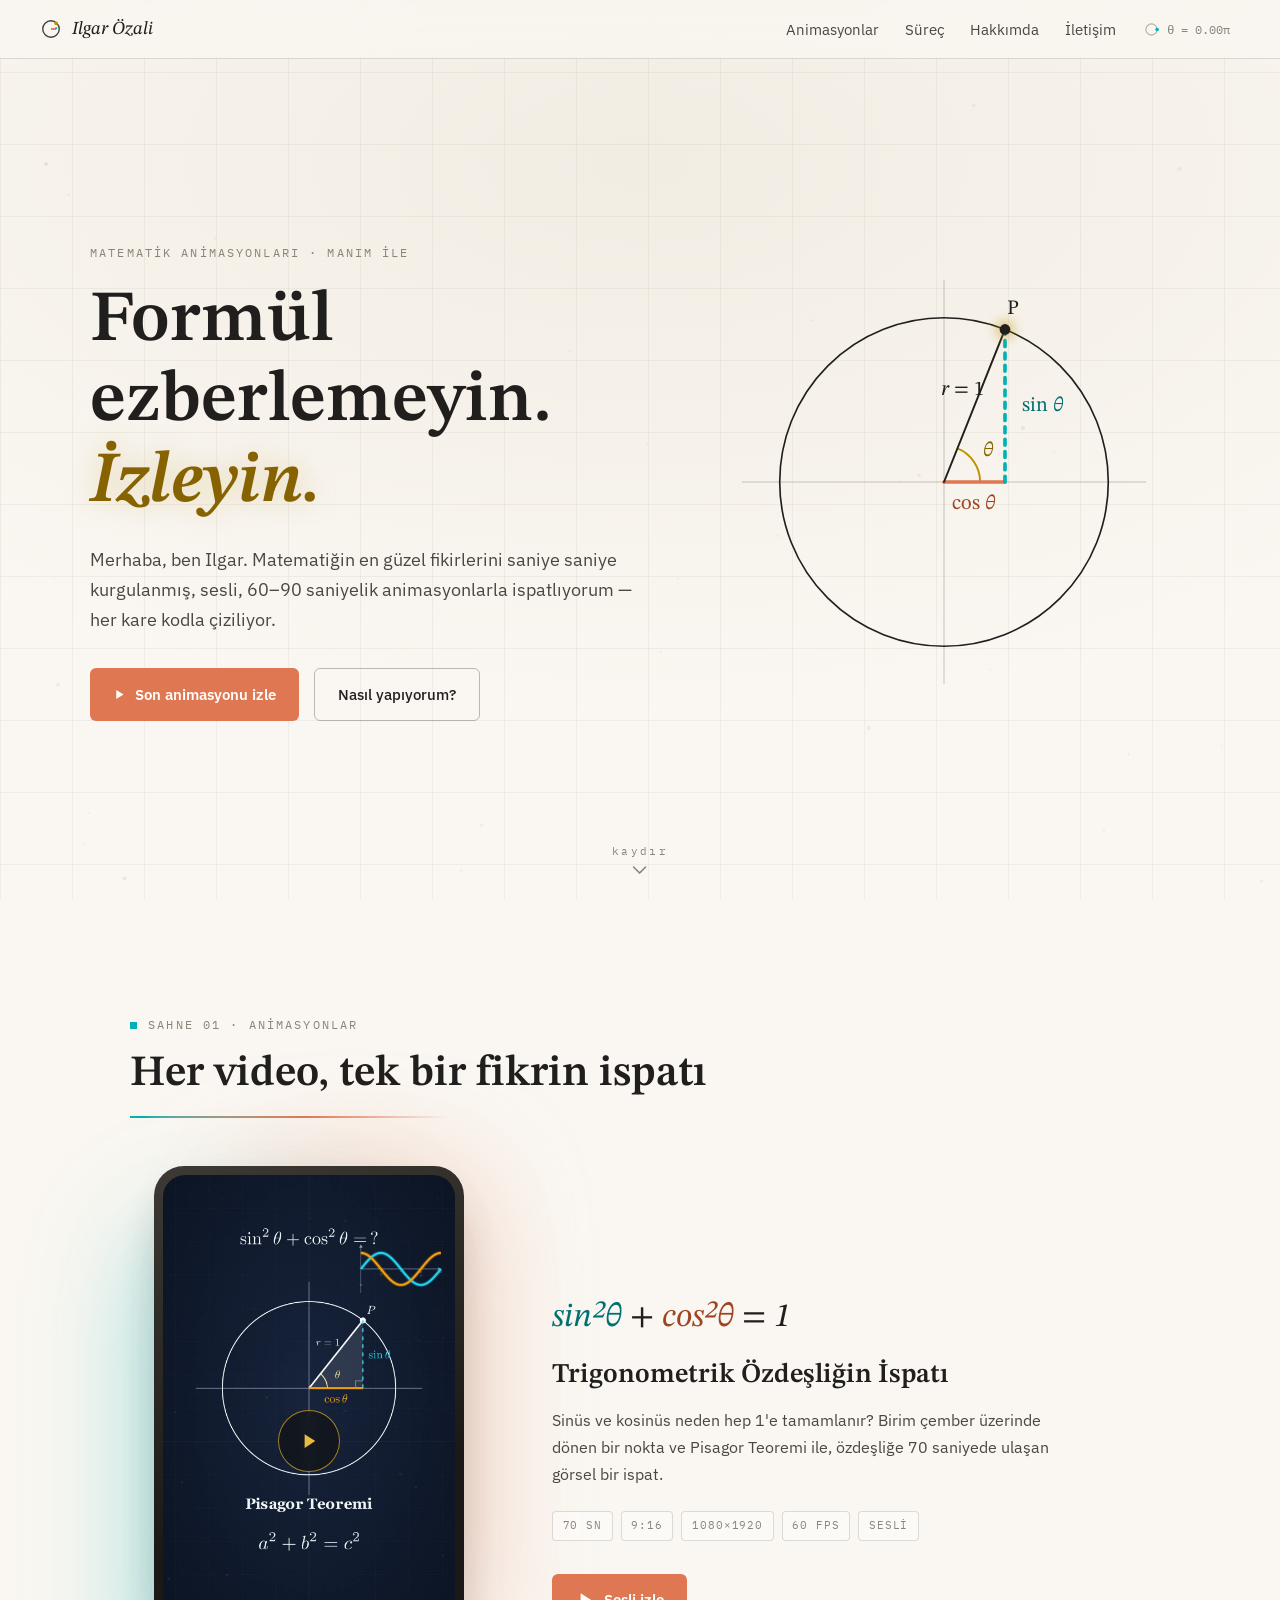
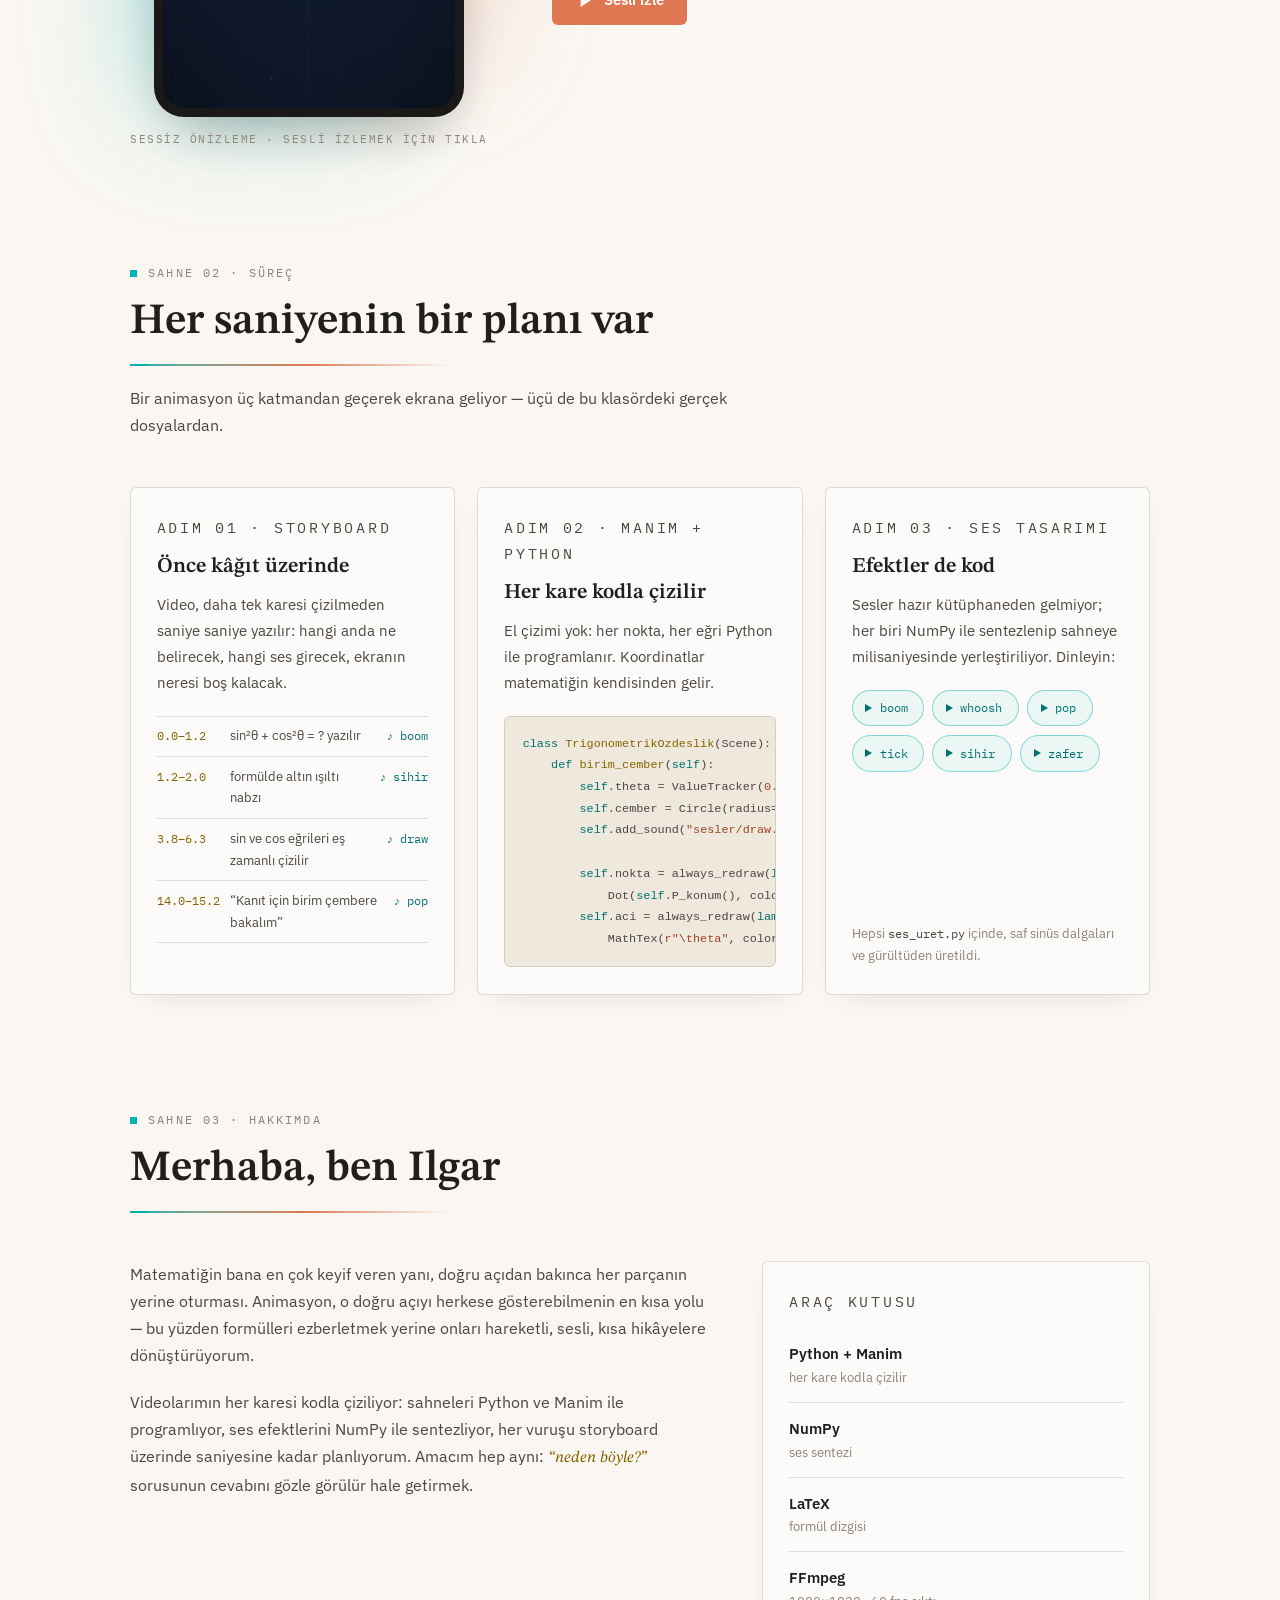
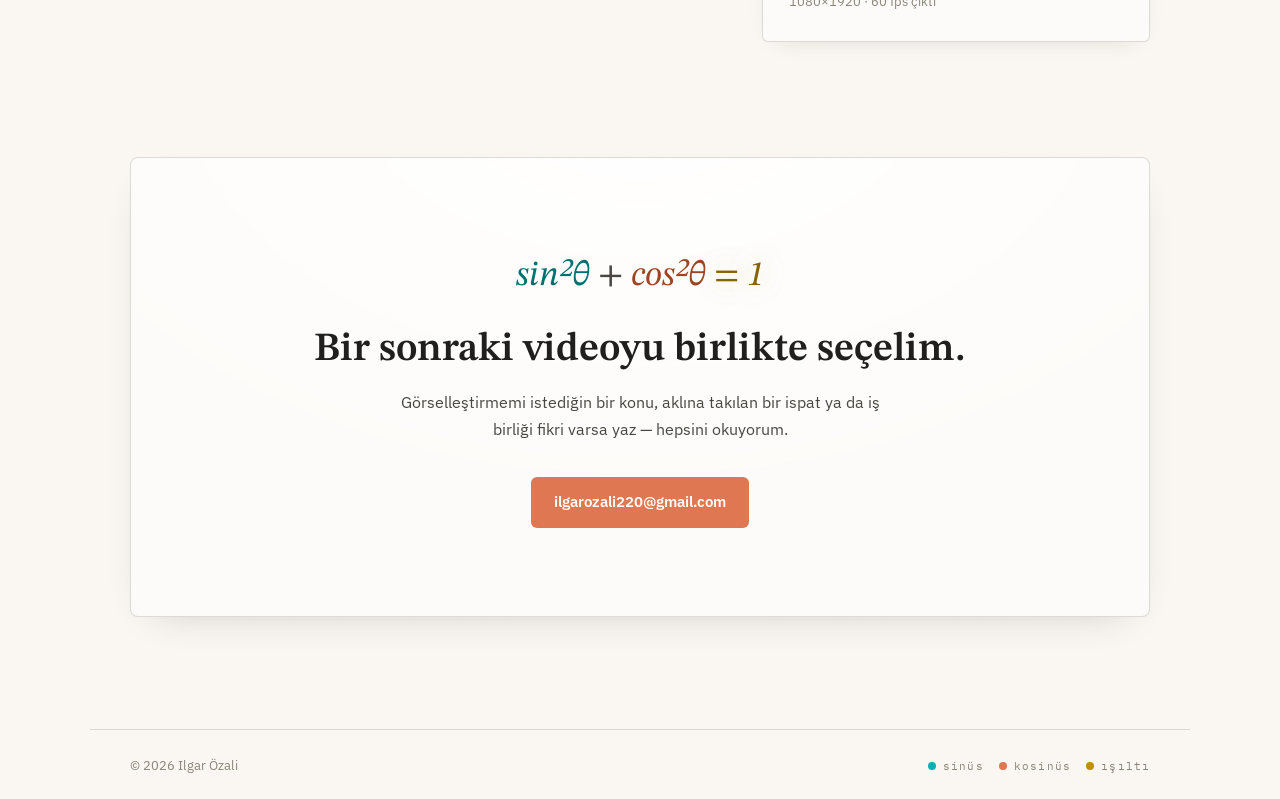
<file: index.html>
<!DOCTYPE html>
<html lang="tr">
<head>
  <meta charset="utf-8">
  <meta name="viewport" content="width=device-width, initial-scale=1">
  <!-- DÜZENLE: Adını kontrol et — sitede her yerde "Ilgar Özali" kullanıldı -->
  <title>Ilgar Özali — Matematik Animasyonları</title>
  <meta name="description" content="Matematiğin en güzel fikirlerini Manim ile 60–90 saniyelik sesli animasyonlara dönüştürüyorum. Ezber yok, görerek anlama var.">
  <meta name="theme-color" content="#FAF7F2">
  <meta property="og:title" content="Ilgar Özali — Matematik Animasyonları">
  <meta property="og:description" content="Formül ezberlemeyin. İzleyin. Manim ile saniye saniye kurgulanmış matematik animasyonları.">
  <meta property="og:type" content="website">
  <meta property="og:url" content="https://ilgarozali.github.io/">
  <meta property="og:image" content="https://ilgarozali.github.io/videos/trigonometrik-ozdeslik.jpg">
  <link rel="icon" type="image/svg+xml" href="favicon.svg">
  <link rel="preconnect" href="https://fonts.googleapis.com">
  <link rel="preconnect" href="https://fonts.gstatic.com" crossorigin>
  <link href="https://fonts.googleapis.com/css2?family=IBM+Plex+Mono:wght@400;500&family=IBM+Plex+Sans:wght@400;500;600&family=STIX+Two+Text:ital,wght@0,400..700;1,400..700&display=swap" rel="stylesheet">
  <link rel="stylesheet" href="css/style.css">
</head>
<body>

<canvas id="parcaciklar" aria-hidden="true"></canvas>

<nav class="ust-bar">
  <a class="marka" href="#basi">
    <svg viewBox="0 0 24 24" width="22" height="22" aria-hidden="true">
      <circle cx="12" cy="12" r="9" fill="none" stroke="#211F1D" stroke-width="1.5" opacity=".85"/>
      <line x1="12" y1="12" x2="17.6" y2="12" stroke="#DF7752" stroke-width="2"/>
      <line x1="17.6" y1="12" x2="17.6" y2="5.9" stroke="#00B2B3" stroke-width="2" stroke-dasharray="2 2.4"/>
      <circle cx="17.6" cy="5.9" r="2" fill="#C09000"/>
    </svg>
    <!-- DÜZENLE: adın -->
    <span>Ilgar Özali</span>
  </a>
  <div class="ust-bar-sag">
    <div class="baglantilar">
      <a href="#animasyonlar">Animasyonlar</a>
      <a href="#surec">Süreç</a>
      <a href="#hakkimda">Hakkımda</a>
      <a href="#iletisim">İletişim</a>
    </div>
    <div class="theta-metre" title="Sayfa ilerlemesi" aria-hidden="true">
      <svg viewBox="0 0 20 20" width="15" height="15">
        <circle cx="10" cy="10" r="7.5" fill="none" stroke="#8A8479" stroke-width="1.4" opacity=".65"/>
        <circle id="theta-nokta" cx="17.5" cy="10" r="2.4" fill="#00B2B3"/>
      </svg>
      <span id="theta-deger">θ = 0.00π</span>
    </div>
  </div>
</nav>

<header class="kahraman" id="basi">
  <div class="kahraman-ic">
    <div class="kahraman-metin">
      <p class="gozkasi reveal">MATEMATİK ANİMASYONLARI · MANIM İLE</p>
      <h1 class="reveal" style="--d:.08s">Formül ezberlemeyin.<br><em>İzleyin.</em></h1>
      <p class="alt-baslik reveal" style="--d:.16s">
        Merhaba, ben Ilgar. Matematiğin en güzel fikirlerini saniye saniye kurgulanmış,
        sesli, 60–90 saniyelik animasyonlarla ispatlıyorum — her kare kodla çiziliyor.
      </p>
      <div class="cta-satiri reveal" style="--d:.24s">
        <button class="btn btn-birincil" data-video-ac="trigonometrik-ozdeslik">
          <svg viewBox="0 0 16 16" width="13" height="13" aria-hidden="true"><path d="M4 2.5v11l9-5.5z" fill="currentColor"/></svg>
          Son animasyonu izle
        </button>
        <a class="btn btn-ikincil" href="#surec">Nasıl yapıyorum?</a>
      </div>
    </div>
    <figure class="kahraman-gorsel" aria-label="Canlı birim çember animasyonu: dönen P noktasının sinüs ve kosinüs izdüşümleri">
      <svg id="birim-cember" viewBox="0 0 560 560">
        <g id="uc-eksenler">
          <line x1="34" y1="280" x2="526" y2="280"/>
          <line x1="280" y1="34" x2="280" y2="526"/>
        </g>
        <circle id="uc-cember" cx="280" cy="280" r="200"/>
        <g id="uc-dinamik">
          <path id="uc-arc" d=""/>
          <line id="uc-cos" x1="280" y1="280" x2="280" y2="280"/>
          <line id="uc-sin" x1="280" y1="280" x2="280" y2="280"/>
          <line id="uc-yaricap" x1="280" y1="280" x2="280" y2="280"/>
          <circle id="uc-glow" cx="280" cy="280" r="11"/>
          <circle id="uc-nokta" cx="280" cy="280" r="6.5"/>
          <text id="uc-p-l" class="uc-etiket uc-ink">P</text>
          <text id="uc-r-l" class="uc-etiket uc-ink"><tspan font-style="italic">r</tspan> = 1</text>
          <text id="uc-sin-l" class="uc-etiket uc-cyan">sin <tspan font-style="italic">θ</tspan></text>
          <text id="uc-cos-l" class="uc-etiket uc-amber">cos <tspan font-style="italic">θ</tspan></text>
          <text id="uc-theta-l" class="uc-etiket uc-gold" font-style="italic">θ</text>
        </g>
      </svg>
    </figure>
  </div>
  <a class="kaydir-ipucu" href="#animasyonlar" aria-label="Aşağı kaydır">
    <span>kaydır</span>
    <svg viewBox="0 0 14 8" width="14" height="8" aria-hidden="true"><path d="M1 1l6 6 6-6" fill="none" stroke="currentColor" stroke-width="1.6" stroke-linecap="round"/></svg>
  </a>
</header>

<main>

  <section id="animasyonlar" class="bolum">
    <header class="bolum-baslik reveal">
      <p class="gozkasi"><span class="tik"></span>SAHNE 01 · ANİMASYONLAR</p>
      <h2>Her video, tek bir fikrin ispatı</h2>
      <div class="cizgi"></div>
    </header>
    <div id="galeri"><!-- js/videos.js içeriğinden oluşturulur --></div>
  </section>

  <section id="surec" class="bolum">
    <header class="bolum-baslik reveal">
      <p class="gozkasi"><span class="tik"></span>SAHNE 02 · SÜREÇ</p>
      <h2>Her saniyenin bir planı var</h2>
      <div class="cizgi"></div>
      <p class="bolum-ozet">Bir animasyon üç katmandan geçerek ekrana geliyor — üçü de bu klasördeki gerçek dosyalardan.</p>
    </header>
    <div class="surec-izgara">
      <article class="kart reveal">
        <p class="adim-etiket">ADIM 01 · STORYBOARD</p>
        <h3>Önce kâğıt üzerinde</h3>
        <p>Video, daha tek karesi çizilmeden saniye saniye yazılır: hangi anda ne belirecek,
           hangi ses girecek, ekranın neresi boş kalacak.</p>
        <div class="sb-tablo" aria-label="Storyboard örneği">
          <div class="sb-satir"><span class="sb-zaman">0.0–1.2</span><span class="sb-eylem">sin²θ + cos²θ = ? yazılır</span><span class="sb-ses">♪ boom</span></div>
          <div class="sb-satir"><span class="sb-zaman">1.2–2.0</span><span class="sb-eylem">formülde altın ışıltı nabzı</span><span class="sb-ses">♪ sihir</span></div>
          <div class="sb-satir"><span class="sb-zaman">3.8–6.3</span><span class="sb-eylem">sin ve cos eğrileri eş zamanlı çizilir</span><span class="sb-ses">♪ draw</span></div>
          <div class="sb-satir"><span class="sb-zaman">14.0–15.2</span><span class="sb-eylem">“Kanıt için birim çembere bakalım”</span><span class="sb-ses">♪ pop</span></div>
        </div>
      </article>
      <article class="kart reveal" style="--d:.1s">
        <p class="adim-etiket">ADIM 02 · MANIM + PYTHON</p>
        <h3>Her kare kodla çizilir</h3>
        <p>El çizimi yok: her nokta, her eğri Python ile programlanır.
           Koordinatlar matematiğin kendisinden gelir.</p>
        <pre class="kod" aria-label="Manim kod örneği"><code><span class="c-kw">class</span> <span class="c-fn">TrigonometrikOzdeslik</span>(Scene):
    <span class="c-kw">def</span> <span class="c-fn">birim_cember</span>(<span class="c-kw">self</span>):
        <span class="c-kw">self</span>.theta = ValueTracker(<span class="c-sayi">0.9</span>)  <span class="c-yorum"># ~52°</span>
        <span class="c-kw">self</span>.cember = Circle(radius=R, color=INK)
        <span class="c-kw">self</span>.add_sound(<span class="c-str">"sesler/draw.wav"</span>, gain=<span class="c-sayi">-5</span>)

        <span class="c-kw">self</span>.nokta = always_redraw(<span class="c-kw">lambda</span>:
            Dot(<span class="c-kw">self</span>.P_konum(), color=INK))
        <span class="c-kw">self</span>.aci = always_redraw(<span class="c-kw">lambda</span>:
            MathTex(<span class="c-str">r"\theta"</span>, color=GOLD))</code></pre>
      </article>
      <article class="kart reveal" style="--d:.2s">
        <p class="adim-etiket">ADIM 03 · SES TASARIMI</p>
        <h3>Efektler de kod</h3>
        <p>Sesler hazır kütüphaneden gelmiyor; her biri NumPy ile sentezlenip
           sahneye milisaniyesinde yerleştiriliyor. Dinleyin:</p>
        <div class="ses-cipler">
          <button class="ses-cip" data-ses="sounds/boom.wav">boom</button>
          <button class="ses-cip" data-ses="sounds/whoosh.wav">whoosh</button>
          <button class="ses-cip" data-ses="sounds/pop_soft.wav">pop</button>
          <button class="ses-cip" data-ses="sounds/tick.wav">tick</button>
          <button class="ses-cip" data-ses="sounds/sihir.wav">sihir</button>
          <button class="ses-cip" data-ses="sounds/zafer.wav">zafer</button>
        </div>
        <p class="kart-dipnot">Hepsi <code>ses_uret.py</code> içinde, saf sinüs dalgaları ve gürültüden üretildi.</p>
      </article>
    </div>
  </section>

  <section id="hakkimda" class="bolum">
    <header class="bolum-baslik reveal">
      <p class="gozkasi"><span class="tik"></span>SAHNE 03 · HAKKIMDA</p>
      <h2>Merhaba, ben Ilgar</h2>
      <div class="cizgi"></div>
    </header>
    <div class="hakkimda-izgara">
      <div class="hakkimda-metin reveal">
        <!-- DÜZENLE: Aşağıdaki tanıtım taslağını kendine göre düzenle -->
        <p>Matematiğin bana en çok keyif veren yanı, doğru açıdan bakınca her parçanın
           yerine oturması. Animasyon, o doğru açıyı herkese gösterebilmenin en kısa yolu —
           bu yüzden formülleri ezberletmek yerine onları hareketli, sesli, kısa
           hikâyelere dönüştürüyorum.</p>
        <p>Videolarımın her karesi kodla çiziliyor: sahneleri Python ve Manim ile
           programlıyor, ses efektlerini NumPy ile sentezliyor, her vuruşu storyboard
           üzerinde saniyesine kadar planlıyorum. Amacım hep aynı: <em>“neden böyle?”</em>
           sorusunun cevabını gözle görülür hale getirmek.</p>
        <!-- DÜZENLE: Buraya kendinle ilgili bir paragraf ekleyebilirsin
             (ne okuyorsun / ne iş yapıyorsun, animasyona nasıl başladın, hedefin ne...) -->
      </div>
      <aside class="arac-kutusu kart reveal" style="--d:.12s">
        <p class="adim-etiket">ARAÇ KUTUSU</p>
        <ul>
          <li><strong>Python + Manim</strong><span>her kare kodla çizilir</span></li>
          <li><strong>NumPy</strong><span>ses sentezi</span></li>
          <li><strong>LaTeX</strong><span>formül dizgisi</span></li>
          <li><strong>FFmpeg</strong><span>1080×1920 · 60 fps çıktı</span></li>
        </ul>
      </aside>
    </div>
  </section>

  <section id="iletisim" class="bolum bolum-son">
    <div class="iletisim-ic reveal">
      <p class="imza-formul" aria-hidden="true"><span class="f-sin">sin²θ</span> + <span class="f-cos">cos²θ</span> <span class="f-esit">= 1</span></p>
      <h2>Bir sonraki videoyu birlikte seçelim.</h2>
      <p class="iletisim-metin">Görselleştirmemi istediğin bir konu, aklına takılan bir ispat
         ya da iş birliği fikri varsa yaz — hepsini okuyorum.</p>
      <div class="cta-satiri cta-orta">
        <a class="btn btn-birincil" href="mailto:ilgarozali220@gmail.com">ilgarozali220@gmail.com</a>
        <a class="btn btn-ikincil gizli" data-duzenle href="https://instagram.com/KULLANICIADIN">Instagram</a>
        <a class="btn btn-ikincil gizli" data-duzenle href="https://youtube.com/@KULLANICIADIN">YouTube</a>
        <!-- DÜZENLE: Sosyal medya butonları hazır ama gizli. Hesap adreslerini
             yukarıdaki href'lere yazıp "gizli" sınıfını silince görünür olurlar. -->
      </div>
    </div>
  </section>

</main>

<footer class="alt-bilgi">
  <!-- DÜZENLE: adın -->
  <p>© <span id="yil">2026</span> Ilgar Özali</p>
  <p class="palet-notu" title="Sitenin palet imzası">
    <span class="renk-nokta" style="background:#00B2B3"></span>sinüs
    <span class="renk-nokta" style="background:#DF7752"></span>kosinüs
    <span class="renk-nokta" style="background:#C09000"></span>ışıltı
  </p>
</footer>

<div class="isik-kutusu" id="isik-kutusu" role="dialog" aria-modal="true" aria-label="Video oynatıcı" hidden>
  <div class="isik-arka" data-kapat></div>
  <figure class="isik-govde">
    <button class="isik-kapat" data-kapat aria-label="Kapat">×</button>
    <video id="isik-video" controls playsinline preload="metadata"></video>
    <figcaption id="isik-baslik"></figcaption>
  </figure>
</div>

<script src="js/videos.js"></script>
<script src="js/main.js"></script>
</body>
</html>
</file>
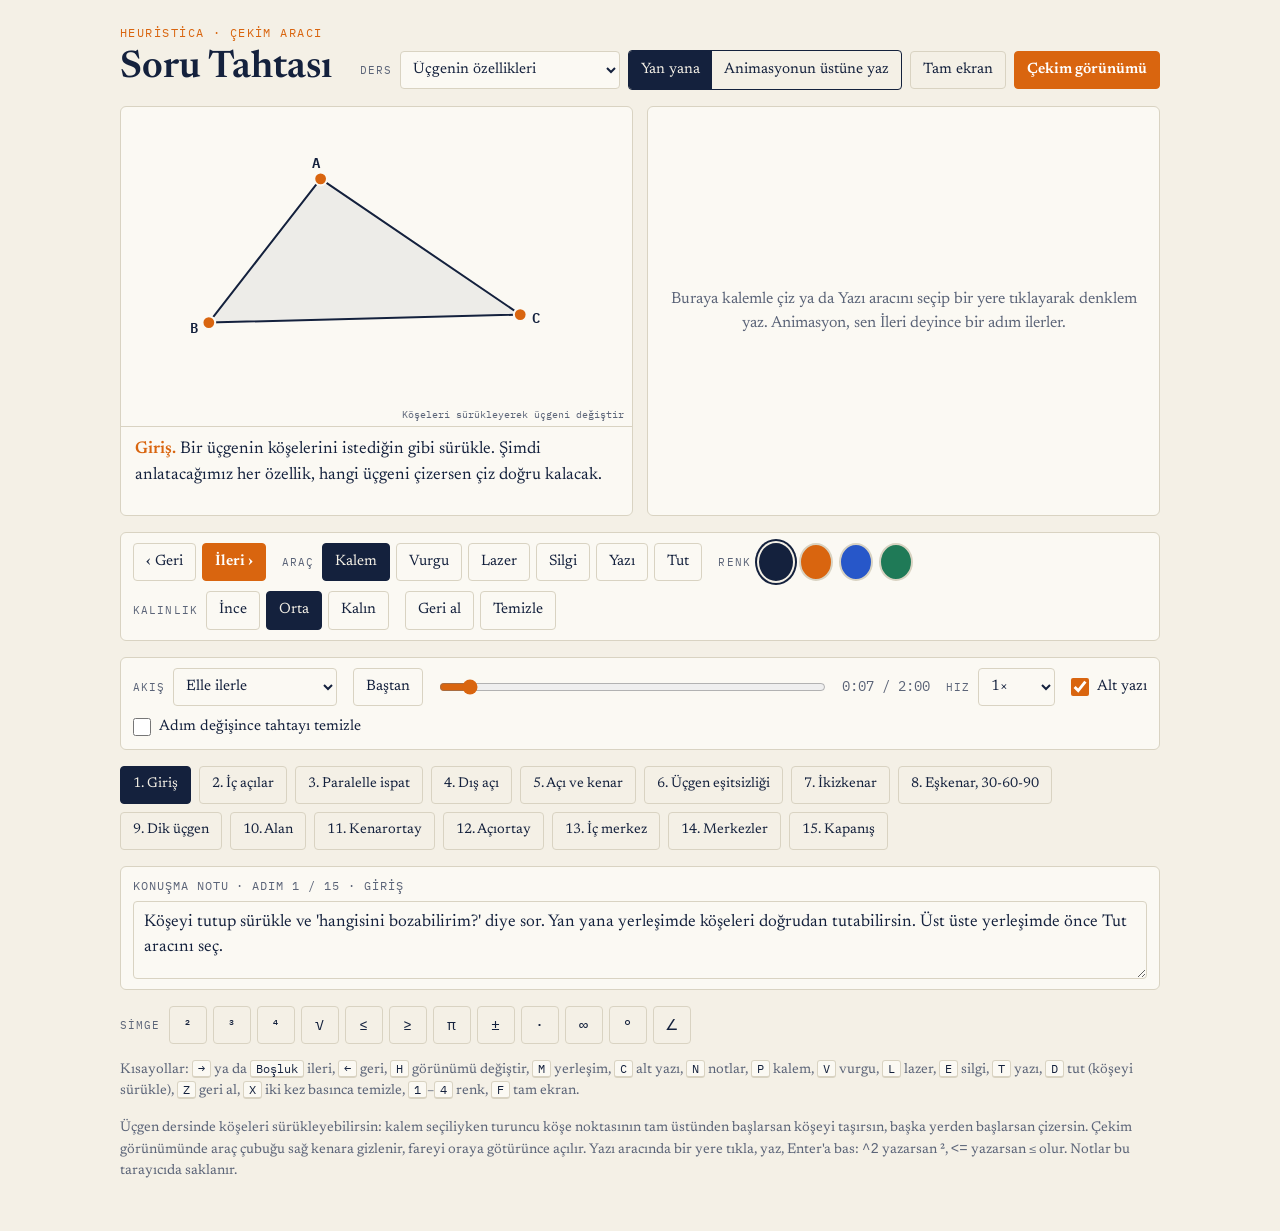
<file: soru-tahtasi/index.html>
<!doctype html>
<html lang="tr">
<head>
<meta charset="utf-8">
<meta name="viewport" content="width=device-width, initial-scale=1, viewport-fit=cover">
<style>body { margin: 0; }</style>
<title>Soru Tahtası</title>
<meta name="claude:viewport-fit-sides" content="cover">
<link rel="preconnect" href="https://fonts.googleapis.com">
<link rel="preconnect" href="https://fonts.gstatic.com" crossorigin>
<link rel="stylesheet" href="https://fonts.googleapis.com/css2?family=Newsreader:ital,opsz,wght@0,6..72,400;0,6..72,600&family=IBM+Plex+Mono:wght@400;500&display=swap">
<style>
/* Düzen: Tam görünümde sahne, araç çubuğu, akış ayarları ve notlar. Çekim görünümünde sahne ve altta yarı saydam bir çubuk. Temiz görünümde yalnızca sahne. Lacivert / krem / turuncu. */
:root {
  --bg: #F4F0E6;
  --paper: #FBF9F3;
  --ink: #14213D;
  --muted: #5B6478;
  --rule: #D9D3C2;
  --accent: #D9650F;
  --good: #1F7A57;
  --pen-b: #2757C9;
  --curve: #14213D;
  --tri-fill: rgba(20, 33, 61, 0.06);
  --font-text: "Newsreader", Georgia, "Times New Roman", serif;
  --font-data: "IBM Plex Mono", ui-monospace, Menlo, Consolas, monospace;
}
@media (prefers-color-scheme: dark) {
  :root:not([data-theme="light"]) {
    --bg: #0E1830; --paper: #15244A; --ink: #F1EBDD; --muted: #A5AFC6; --rule: #2A3A66;
    --accent: #FF9A4A; --good: #5BD39B; --pen-b: #82B4FF; --curve: #F1EBDD;
    --tri-fill: rgba(241, 235, 221, 0.08);
    color-scheme: dark;
  }
}
:root[data-theme="dark"] {
  --bg: #0E1830; --paper: #15244A; --ink: #F1EBDD; --muted: #A5AFC6; --rule: #2A3A66;
  --accent: #FF9A4A; --good: #5BD39B; --pen-b: #82B4FF; --curve: #F1EBDD;
  --tri-fill: rgba(241, 235, 221, 0.08);
  color-scheme: dark;
}
* { box-sizing: border-box; }
body {
  background: var(--bg); color: var(--ink);
  font-family: var(--font-text); font-size: 18px; line-height: 1.5;
  padding-block: 24px 48px;
  padding-left: max(16px, env(safe-area-inset-left, 0px));
  padding-right: max(16px, env(safe-area-inset-right, 0px));
}
main { max-width: 1040px; margin: 0 auto; display: flex; flex-direction: column; gap: 16px; }
main[data-view="shoot"], main[data-view="clean"] { max-width: 1500px; gap: 0; }
main[data-view="shoot"][data-mode="over"], main[data-view="clean"][data-mode="over"] { max-width: min(1500px, calc((100dvh - 150px) * 1.5)); }
.top { display: flex; flex-wrap: wrap; gap: 12px 24px; align-items: end; justify-content: space-between; }
.kicker { font-family: var(--font-data); font-size: 12px; letter-spacing: 0.12em; text-transform: uppercase; color: var(--accent); margin: 0 0 6px; }
h1 { font-size: clamp(28px, 5vw, 38px); line-height: 1.1; font-weight: 600; margin: 0; }
.seg { display: inline-flex; border: 1px solid var(--ink); border-radius: 4px; overflow: hidden; }
.seg button { border: 0; border-radius: 0; }
.row { display: flex; flex-wrap: wrap; gap: 8px; align-items: center; }
button {
  font: inherit; font-size: 15px; color: var(--ink); background: transparent;
  border: 1px solid var(--rule); border-radius: 4px; padding: 7px 12px; cursor: pointer; min-height: 38px;
}
button:hover { border-color: var(--ink); }
button.on { background: var(--ink); color: var(--bg); border-color: var(--ink); }
button.primary { background: var(--accent); border-color: var(--accent); color: #fff; font-weight: 600; }
button.primary:hover { filter: brightness(1.08); }
button:focus-visible, input:focus-visible, select:focus-visible, textarea:focus-visible { outline: 3px solid var(--accent); outline-offset: 2px; }

main:not([data-view="full"]) .chrome { display: none; }
main[data-view="clean"] .dock { display: none; }
main:not([data-view="shoot"]) .shootonly { display: none; }

.work { display: grid; gap: 14px; grid-template-columns: minmax(0, 1fr) minmax(0, 1fr); grid-template-areas: "anim board"; }
@media (max-width: 760px) { .work { grid-template-columns: minmax(0, 1fr); grid-template-areas: "anim" "board"; } }
.work[data-mode="over"] { grid-template-columns: minmax(0, 1fr); grid-template-areas: "stack"; }
.panel { background: var(--paper); border: 1px solid var(--rule); border-radius: 6px; min-width: 0; }
.anim { grid-area: anim; display: flex; flex-direction: column; overflow: hidden; }
.board { grid-area: board; position: relative; container-type: size; min-height: 260px; overflow: hidden; }
@media (max-width: 760px) { .work:not([data-mode="over"]) .board { aspect-ratio: 16 / 10; min-height: 0; } }
.work[data-mode="over"] .anim, .work[data-mode="over"] .board { grid-area: stack; }
.work[data-mode="over"] .board { background: transparent; border: 1px dashed var(--accent); z-index: 2; }
main[data-view="clean"] .work[data-mode="over"] .board, main[data-view="shoot"] .work[data-mode="over"] .board { border-color: transparent; }
.scene { display: block; width: 100%; height: auto; user-select: none; -webkit-user-select: none; }
.caption { padding: 10px 14px 12px; border-top: 1px solid var(--rule); font-size: 17px; min-height: 5.2em; flex: 1; }
.caption b { font-weight: 600; color: var(--accent); }
main.nocap .caption { display: none; }
main[data-view="shoot"] .caption, main[data-view="clean"] .caption { display: none; }

svg .g-grid { stroke: var(--rule); stroke-width: 1; }
svg .tick { fill: var(--muted); font: 11px var(--font-data); }
svg .ln { stroke: var(--accent); stroke-width: 2; stroke-dasharray: 6 5; fill: none; }
svg .cv { stroke: var(--curve); stroke-width: 3; fill: none; stroke-linejoin: round; }
svg .pt { fill: var(--paper); stroke: var(--accent); stroke-width: 2.5; }
svg .pt4 { fill: var(--curve); }
svg .lbl { fill: var(--ink); font: 12px var(--font-data); }
svg .fml { fill: var(--ink); font: 500 17px var(--font-data); text-anchor: middle; }
svg .fml.big { fill: var(--accent); }
svg .ring { fill: none; stroke: var(--accent); stroke-width: 2; }
svg .gap { stroke: var(--good); stroke-width: 2.5; fill: none; }
svg .glbl { fill: var(--good); font: 500 12px var(--font-data); }
/* üçgen dersi */
svg .tri { fill: var(--tri-fill); stroke: var(--curve); stroke-width: 2.5; stroke-linejoin: round; }
svg .vl { fill: var(--ink); font: 600 17px var(--font-data); text-anchor: middle; }
svg .meas { fill: var(--ink); font: 500 13px var(--font-data); }
svg .meas.big { font-size: 16px; }
svg .meas.acc { fill: var(--accent); }
svg .hintt { fill: var(--muted); font: 13px var(--font-data); }
svg .ft { fill: var(--ink); font: 500 13px var(--font-data); }
svg .ftb { fill: var(--ink); font: 600 15px var(--font-data); }
svg .handle { fill: var(--accent); stroke: var(--paper); stroke-width: 2.5; }
svg .dot { fill: var(--ink); }
svg .ar { fill-opacity: 0.35; stroke-width: 1.5; }
svg .ar-A { fill: var(--accent); stroke: var(--accent); }
svg .ar-B { fill: var(--pen-b); stroke: var(--pen-b); }
svg .ar-C { fill: var(--good); stroke: var(--good); }
svg .ar-X { fill: var(--curve); stroke: var(--curve); fill-opacity: 0.22; }
svg .l-A, svg .l-B, svg .l-C, svg .l-X { fill: none; stroke-width: 3.5; stroke-linecap: round; }
svg .l-A { stroke: var(--accent); }
svg .l-B { stroke: var(--pen-b); }
svg .l-C { stroke: var(--good); }
svg .l-X { stroke: var(--curve); }
svg .aux { stroke: var(--accent); stroke-width: 2; stroke-dasharray: 6 5; fill: none; }
svg .auxb { stroke: var(--pen-b); stroke-width: 2; stroke-dasharray: 6 5; fill: none; }
svg .auxg { stroke: var(--good); stroke-width: 2; stroke-dasharray: 6 5; fill: none; }
svg .thin { stroke: var(--muted); stroke-width: 1.2; fill: none; }
svg .conn { stroke: var(--muted); stroke-width: 1.2; stroke-dasharray: 3 4; fill: none; }
svg .fillA { fill: var(--accent); fill-opacity: 0.22; stroke: none; }
svg .fillB { fill: var(--pen-b); fill-opacity: 0.22; stroke: none; }
svg .fillG { fill: var(--good); fill-opacity: 0.2; stroke: none; }
svg .panelbg { fill: var(--paper); fill-opacity: 0.92; stroke: var(--rule); }
svg .barA { fill: var(--accent); fill-opacity: 0.75; }
svg .barB { fill: var(--pen-b); fill-opacity: 0.75; }
svg .barC { fill: var(--good); fill-opacity: 0.75; }
svg .pA { fill: var(--accent); }
svg .pB { fill: var(--pen-b); }
svg .pC { fill: var(--good); }
svg .pX { fill: var(--ink); }

canvas { position: absolute; inset: 0; width: 100%; height: 100%; display: block; }
.textlayer { position: absolute; inset: 0; pointer-events: none; }
.item {
  position: absolute; white-space: pre; font: 500 clamp(13px, 3.4cqw, 24px) var(--font-data);
  transform: translate(0, -50%); padding: 1px 3px; border-radius: 3px;
}
.board.t-eraser .item { pointer-events: auto; cursor: cell; }
.board.t-eraser .item:hover { outline: 2px solid var(--accent); }
.ti {
  position: absolute; transform: translate(0, -50%); pointer-events: auto; min-width: 8em;
  font: 500 clamp(13px, 3.4cqw, 24px) var(--font-data); color: var(--ink);
  background: var(--paper); border: 2px solid var(--accent); border-radius: 3px; padding: 1px 4px;
}
.hint { position: absolute; inset: 0; display: grid; place-items: center; text-align: center; padding: 20px; pointer-events: none; color: var(--muted); font-size: 16px; }
.hint[hidden] { display: none; }
.work[data-mode="over"] .hint { display: none; }
main[data-view="clean"] .hint, main[data-view="shoot"] .hint { display: none; }
.laser {
  position: absolute; width: 22px; height: 22px; margin: -11px 0 0 -11px; border-radius: 50%; pointer-events: none;
  background: #FF2D3D; box-shadow: 0 0 0 4px rgba(255, 45, 61, 0.35), 0 0 18px 6px rgba(255, 45, 61, 0.55);
}

.bar { display: flex; flex-wrap: wrap; gap: 10px 16px; align-items: center; }
.dock, .transport { background: var(--paper); border: 1px solid var(--rule); border-radius: 6px; padding: 10px 12px; }
main[data-view="shoot"] .dock {
  position: fixed; right: 0; top: 50%; z-index: 30; flex-direction: column; flex-wrap: nowrap; align-items: stretch;
  max-height: calc(100dvh - 24px); overflow-y: auto; border-radius: 10px 0 0 10px; border-right: 0;
  transform: translateY(-50%) translateX(calc(100% - 7px)); opacity: 0.35; transition: transform 0.18s, opacity 0.18s;
  box-shadow: 0 6px 24px rgba(0, 0, 0, 0.25); gap: 8px; padding: 8px 10px 8px 14px;
}
main[data-view="shoot"] .dock:hover, main[data-view="shoot"] .dock:focus-within { transform: translateY(-50%); opacity: 1; }
main[data-view="shoot"] .dock .lab { display: none; }
main[data-view="shoot"] .dock .group { flex-wrap: wrap; }
.transport input[type="range"] { flex: 1 1 200px; min-width: 120px; accent-color: var(--accent); height: 30px; margin: 0; }
.time { font-family: var(--font-data); font-size: 14px; color: var(--muted); min-width: 5.5em; }
select { font: inherit; font-size: 15px; background: var(--paper); color: var(--ink); border: 1px solid var(--rule); border-radius: 4px; padding: 6px 8px; min-height: 38px; }
.chk { display: inline-flex; gap: 8px; align-items: center; font-size: 15px; }
.chk input { width: 18px; height: 18px; accent-color: var(--accent); margin: 0; }
.chapters { display: flex; flex-wrap: wrap; gap: 8px; }
.chapters button { font-size: 14px; }
.group { display: inline-flex; gap: 6px; align-items: center; flex-wrap: wrap; }
.group .lab { font-family: var(--font-data); font-size: 11px; letter-spacing: 0.1em; text-transform: uppercase; color: var(--muted); margin-right: 2px; }
.sw { width: 34px; height: 34px; padding: 0; border-radius: 50%; border: 2px solid var(--rule); }
.sw.on { border-color: var(--ink); box-shadow: 0 0 0 2px var(--bg), 0 0 0 4px var(--ink); background-clip: padding-box; }
.sw[data-c="ink"] { background: var(--ink); }
.sw[data-c="accent"] { background: var(--accent); }
.sw[data-c="blue"] { background: var(--pen-b); }
.sw[data-c="good"] { background: var(--good); }
.sw:hover { border-color: var(--ink); }
.sym button { font-family: var(--font-data); min-width: 38px; padding: 7px 8px; }
.notes { background: var(--paper); border: 1px solid var(--rule); border-radius: 6px; padding: 10px 12px; display: flex; flex-direction: column; gap: 6px; }
.notes label { font-family: var(--font-data); font-size: 12px; letter-spacing: 0.08em; text-transform: uppercase; color: var(--muted); }
.notes textarea {
  font: inherit; font-size: 17px; color: var(--ink); background: transparent; border: 1px solid var(--rule); border-radius: 4px;
  padding: 8px 10px; width: 100%; min-height: 4.6em; resize: vertical;
}
main[data-view="shoot"].shownotes .notes {
  display: flex; position: fixed; z-index: 25; left: 50%; transform: translateX(-50%); width: min(560px, calc(100vw - 24px));
  top: calc(8px + env(safe-area-inset-top, 0px)); opacity: 0.85;
}
.note { font-size: 14px; color: var(--muted); margin: 0; }
.keys { font-size: 14px; color: var(--muted); margin: 0; }
.keys kbd { font-family: var(--font-data); font-size: 12px; border: 1px solid var(--rule); border-bottom-width: 2px; border-radius: 3px; padding: 0 5px; color: var(--ink); background: var(--paper); }
.toast {
  position: fixed; z-index: 50; top: calc(12px + env(safe-area-inset-top, 0px)); left: 50%; transform: translateX(-50%);
  background: var(--ink); color: var(--bg); border-radius: 6px; padding: 8px 14px; font-size: 15px; max-width: calc(100vw - 32px);
  pointer-events: none;
}
@media (prefers-reduced-motion: reduce) { * { transition: none !important; } }
</style>

</head>
<body>
<main id="app" data-view="full" data-mode="side">
  <div class="top chrome">
    <div>
      <p class="kicker">Heuristica · Çekim aracı</p>
      <h1>Soru Tahtası</h1>
    </div>
    <div class="row">
      <label class="group"><span class="lab">Ders</span>
        <select id="lesson" aria-label="Ders">
          <option value="ucgen" selected>Üçgenin özellikleri</option>
          <option value="polinom">Polinom sorusu (2021 AYT)</option>
        </select>
      </label>
      <div class="seg" role="group" aria-label="Yerleşim">
        <button id="m-side" type="button" class="on">Yan yana</button>
        <button id="m-over" type="button">Animasyonun üstüne yaz</button>
      </div>
      <button id="fs" type="button">Tam ekran</button>
      <button id="view" type="button" class="primary">Çekim görünümü</button>
    </div>
  </div>

  <section class="work" id="work" data-mode="side">
    <div class="anim panel">
      <svg id="scene" class="scene" viewBox="0 0 640 400" role="img" aria-label="Ders animasyonu"></svg>
      <div class="caption" id="cap"></div>
    </div>
    <div class="board panel t-pen" id="board">
      <canvas id="cv"></canvas>
      <div class="textlayer" id="tl"></div>
      <div class="laser" id="laser" hidden></div>
      <div class="hint" id="hint">Buraya kalemle çiz ya da Yazı aracını seçip bir yere tıklayarak denklem yaz. Animasyon, sen İleri deyince bir adım ilerler.</div>
    </div>
  </section>

  <div class="bar dock" id="dock" role="toolbar" aria-label="Sunum araçları">
    <div class="group"><button id="prev" type="button">‹ Geri</button><button id="next" type="button" class="primary">İleri ›</button></div>
    <div class="group"><span class="lab">Araç</span>
      <button type="button" data-tool="pen" class="on">Kalem</button>
      <button type="button" data-tool="hl">Vurgu</button>
      <button type="button" data-tool="laser">Lazer</button>
      <button type="button" data-tool="eraser">Silgi</button>
      <button type="button" data-tool="text">Yazı</button>
      <button type="button" data-tool="hand">Tut</button>
    </div>
    <div class="group"><span class="lab">Renk</span>
      <button type="button" class="sw on" data-c="ink" aria-label="Mürekkep"></button>
      <button type="button" class="sw" data-c="accent" aria-label="Turuncu"></button>
      <button type="button" class="sw" data-c="blue" aria-label="Mavi"></button>
      <button type="button" class="sw" data-c="good" aria-label="Yeşil"></button>
    </div>
    <div class="group"><span class="lab">Kalınlık</span>
      <button type="button" data-w="2">İnce</button>
      <button type="button" data-w="4" class="on">Orta</button>
      <button type="button" data-w="8">Kalın</button>
    </div>
    <div class="group">
      <button type="button" id="undo">Geri al</button>
      <button type="button" id="clear">Temizle</button>
      <button type="button" id="hide" class="shootonly">Gizle</button>
      <button type="button" id="back" class="shootonly">Tam görünüm</button>
    </div>
  </div>

  <div class="bar transport chrome" role="group" aria-label="Akış">
    <label class="group"><span class="lab">Akış</span>
      <select id="pace"><option value="step" selected>Elle ilerle</option><option value="auto">Kendiliğinden akar</option></select>
    </label>
    <button id="play" type="button" hidden>Oynat</button>
    <button id="restart" type="button">Baştan</button>
    <input id="seek" type="range" min="0" max="44" step="0.05" value="0" aria-label="Zaman">
    <span class="time" id="time">0:00 / 0:44</span>
    <label class="group"><span class="lab">Hız</span>
      <select id="speed"><option value="0.5">0,5×</option><option value="0.75">0,75×</option><option value="1" selected>1×</option><option value="1.5">1,5×</option></select>
    </label>
    <label class="chk"><input id="capchk" type="checkbox" checked> Alt yazı</label>
    <label class="chk"><input id="autoclr" type="checkbox"> Adım değişince tahtayı temizle</label>
  </div>
  <div class="chapters chrome" id="chapters" role="group" aria-label="Adımlar"></div>

  <section class="notes chrome" id="notes">
    <label for="notetxt" id="notelab">Konuşma notu</label>
    <textarea id="notetxt" spellcheck="false"></textarea>
  </section>

  <div class="group sym chrome" id="sym" role="group" aria-label="Simgeler">
    <span class="lab">Simge</span>
    <button type="button">²</button><button type="button">³</button><button type="button">⁴</button>
    <button type="button">√</button><button type="button">≤</button><button type="button">≥</button>
    <button type="button">π</button><button type="button">±</button><button type="button">·</button><button type="button">∞</button><button type="button">°</button><button type="button">∠</button>
  </div>
  <p class="keys chrome">Kısayollar: <kbd>→</kbd> ya da <kbd>Boşluk</kbd> ileri, <kbd>←</kbd> geri, <kbd>H</kbd> görünümü değiştir, <kbd>M</kbd> yerleşim, <kbd>C</kbd> alt yazı, <kbd>N</kbd> notlar, <kbd>P</kbd> kalem, <kbd>V</kbd> vurgu, <kbd>L</kbd> lazer, <kbd>E</kbd> silgi, <kbd>T</kbd> yazı, <kbd>D</kbd> tut (köşeyi sürükle), <kbd>Z</kbd> geri al, <kbd>X</kbd> iki kez basınca temizle, <kbd>1</kbd>–<kbd>4</kbd> renk, <kbd>F</kbd> tam ekran.</p>
  <p class="note chrome">Üçgen dersinde köşeleri sürükleyebilirsin: kalem seçiliyken turuncu köşe noktasının tam üstünden başlarsan köşeyi taşırsın, başka yerden başlarsan çizersin. Çekim görünümünde araç çubuğu sağ kenara gizlenir, fareyi oraya götürünce açılır. Yazı aracında bir yere tıkla, yaz, Enter'a bas: <code>^2</code> yazarsan ², <code>&lt;=</code> yazarsan ≤ olur. Notlar bu tarayıcıda saklanır.</p>
</main>
<div class="toast" id="toast" hidden></div>

<script>
(function () {
  var $ = function (id) { return document.getElementById(id); };
  var app = $("app");
  function clamp(v, lo, hi) { return Math.max(lo, Math.min(hi, v)); }

  /* ---------- Geometri yardımcıları ---------- */
  function sub(p, q) { return [p[0] - q[0], p[1] - q[1]]; }
  function add(p, q) { return [p[0] + q[0], p[1] + q[1]]; }
  function mul(p, k) { return [p[0] * k, p[1] * k]; }
  function dot(p, q) { return p[0] * q[0] + p[1] * q[1]; }
  function crs(p, q) { return p[0] * q[1] - p[1] * q[0]; }
  function len(p) { return Math.sqrt(p[0] * p[0] + p[1] * p[1]); }
  function dist(p, q) { return len(sub(p, q)); }
  function nrm(p) { var l = len(p) || 1; return [p[0] / l, p[1] / l]; }
  function mix(p, q, k) { return [p[0] + (q[0] - p[0]) * k, p[1] + (q[1] - p[1]) * k]; }
  function angleAt(p, q, r) {
    var u = sub(q, p), v = sub(r, p);
    return Math.acos(clamp(dot(u, v) / ((len(u) * len(v)) || 1), -1, 1)) * 180 / Math.PI;
  }
  function f1(x) { return x.toFixed(1).replace(".", ","); }
  function f2(x) { return x.toFixed(2).replace(".", ","); }
  function ease(x) { x = clamp(x, 0, 1); return x * x * (3 - 2 * x); }
  function pt(p) { return p[0].toFixed(1) + " " + p[1].toFixed(1); }
  function ln(p, q, cls) { return '<line class="' + cls + '" x1="' + p[0].toFixed(1) + '" y1="' + p[1].toFixed(1) + '" x2="' + q[0].toFixed(1) + '" y2="' + q[1].toFixed(1) + '"/>'; }
  function txt(x, y, s, cls, anchor) { return '<text class="' + cls + '" x="' + x.toFixed(1) + '" y="' + y.toFixed(1) + '" text-anchor="' + (anchor || "start") + '">' + s + '</text>'; }
  function circ(p, r, cls) { return '<circle class="' + cls + '" cx="' + p[0].toFixed(1) + '" cy="' + p[1].toFixed(1) + '" r="' + r.toFixed(1) + '"/>'; }
  function sector(v, d1, d2, r, cls) {
    var p1 = add(v, mul(d1, r)), p2 = add(v, mul(d2, r)), sw = crs(d1, d2) > 0 ? 1 : 0;
    return '<path class="ar ' + cls + '" d="M' + pt(v) + ' L' + pt(p1) + ' A' + r + ' ' + r + ' 0 0 ' + sw + ' ' + pt(p2) + ' Z"/>';
  }
  function arcAt(v, q, r2, r, cls) { return sector(v, nrm(sub(q, v)), nrm(sub(r2, v)), r, cls); }
  function bis(d1, d2) { return nrm(add(d1, d2)); }
  function labelAt(v, d1, d2, r, s, cls) {
    var b = bis(d1, d2), p = add(v, mul(b, r));
    return txt(p[0], p[1] + 4, s, cls || "meas", "middle");
  }
  function foot(lines) {
    var n = lines.length, s2 = "";
    lines.forEach(function (l, i) { s2 += txt(630, 390 - (n - 1 - i) * 20, l[0], l[1] || "ft", "end"); });
    return s2;
  }
  function lineThrough(p, d, L, cls) { return ln(add(p, mul(d, -L)), add(p, mul(d, L)), cls); }
  function circumcenter(A, B, C) {
    var d = 2 * (A[0] * (B[1] - C[1]) + B[0] * (C[1] - A[1]) + C[0] * (A[1] - B[1]));
    var a2 = A[0] * A[0] + A[1] * A[1], b2 = B[0] * B[0] + B[1] * B[1], c2 = C[0] * C[0] + C[1] * C[1];
    return [(a2 * (B[1] - C[1]) + b2 * (C[1] - A[1]) + c2 * (A[1] - B[1])) / d,
            (a2 * (C[0] - B[0]) + b2 * (A[0] - C[0]) + c2 * (B[0] - A[0])) / d];
  }
  var CL = ["A", "B", "C"], U = 20;

  /* ---------- Dersler ---------- */
  var userTri = [[250, 90], [110, 270], [500, 260]];
  function R(deg) { return deg * Math.PI / 180; }

  var TRI = {
    id: "ucgen", name: "Üçgenin özellikleri", drag: true, step: 8,
    chapters: [
      { name: "Giriş", cap: "<b>Giriş.</b> Bir üçgenin köşelerini istediğin gibi sürükle. Şimdi anlatacağımız her özellik, hangi üçgeni çizersen çiz doğru kalacak.",
        note: "Köşeyi tutup sürükle ve 'hangisini bozabilirim?' diye sor. Yan yana yerleşimde köşeleri doğrudan tutabilirsin. Üst üste yerleşimde önce Tut aracını seç." },
      { name: "İç açılar", cap: "<b>İç açılar toplamı.</b> Üçgenin üç açısını kopar, yan yana diz: tam yarım tur, yani 180°. Köşeyi çek, açılar değişir ama toplam hep 180°.",
        note: "Açıları teker teker göster, sonra köşeyi sürükle. Aha anı: toplam hep 180°." },
      { name: "Paralelle ispat", cap: "<b>Paralel çizimle ispat.</b> A'dan BC'ye paralel çizelim. İç ters açılar eşit olduğu için A'nın iki yanında B ve C açıları belirir. Üç açı bir doğru üzerinde: 180°.",
        note: "Neden iç ters açılar eşit? Paralel iki doğruyu kesen doğru. Bunu elinle çizerek göster." },
      { name: "Dış açı", cap: "<b>Dış açı.</b> Bir kenarı uzatınca oluşan dış açı, komşu olmayan iki iç açının toplamına eşit. Çünkü iç + dış = 180° ve üç iç açı da 180°.",
        note: "Tek cümlelik ispat: iç + dış = 180° ve A + B + C = 180°. Sonra köşeyi çek, eşitlik bozulmuyor." },
      { name: "Açı ve kenar", cap: "<b>Büyük açı, büyük kenar.</b> En büyük açının karşısındaki kenar en uzundur, en küçüğünün karşısındaki en kısa. Köşeyi çekince sıralama birlikte değişir.",
        note: "Köşeyi çek ve sıralamanın birlikte değiştiğini göster. Önce tahmin ettir: hangi kenar en uzun?" },
      { name: "Üçgen eşitsizliği", cap: "<b>Üçgen eşitsizliği.</b> İki kenarın toplamı üçüncü kenardan büyüktür. İki nokta arasındaki en kısa yol düz çizgidir.",
        note: "Alttaki çubuklarda b + c hep a'dan uzun. Köşeyi A'yı BC doğrusuna yaklaştırmaya çalış: eşitliğe yaklaşır ama geçemez." },
      { name: "İkizkenar", cap: "<b>İkizkenar üçgen.</b> Şekli tepeden aşağı katlarsak iki yarım üst üste biner. Taban açıları eşit: B = C.",
        note: "Katlama ispatı. Neden üst üste biniyor? Yükseklik tabanı ortalıyor ve dik. Bunu açıkla.",
        preset: function () { return [[320, 60], [150, 270], [490, 270]]; } },
      { name: "Eşkenar, 30-60-90", cap: "<b>Eşkenar üçgeni ikiye bölünce.</b> Yükseklik, eşkenar üçgeni iki tane 30-60-90 üçgenine ayırır. Kenarlar a/2, a√3/2 ve a: oran 1 : √3 : 2.",
        note: "√3'ü Pisagor'la bulduğunu söyle: (a/2)² + h² = a² → h = a√3/2.",
        preset: function () { return [[360, 40], [220, 282], [500, 282]]; } },
      { name: "Dik üçgen", cap: "<b>Dik üçgende hipotenüs kenarortayı.</b> Dik üçgeni dikdörtgene tamamla. Köşegenler eşit ve birbirini ortalar: hipotenüse ait kenarortay hipotenüsün yarısı.",
        note: "Dikdörtgeni çizerken 'dört dik açı var' de. Köşegenler eşit uzunlukta, o yüzden AM = BC/2.",
        preset: function () { var m = [320, 210]; return [[m[0] + 180 * Math.cos(R(120)), m[1] - 180 * Math.sin(R(120))], [140, 210], [500, 210]]; } },
      { name: "Alan", cap: "<b>Alan.</b> Alan = ½ · taban · yükseklik. A köşesini BC'ye paralel kesikli doğru boyunca kaydır: taban ve yükseklik değişmediği için alan da değişmez.",
        note: "Önce A'yı kesikli doğru üzerinde gezdir, alan sabit. Sonra doğrudan çıkar, alan değişir." },
      { name: "Kenarortay", cap: "<b>Kenarortaylar.</b> Üç kenarortay tek noktada, ağırlık merkezi G'de kesişir. G, her kenarortayı köşeden 2 : 1 oranında böler ve üçgeni 6 eşit alana ayırır.",
        note: "6 parçanın alanı neden eşit? Her kenarortay üçgeni ikiye böler, taban eşit ve yükseklik ortak." },
      { name: "Açıortay", cap: "<b>Açıortay teoremi.</b> A açısının açıortayı BC'yi D noktasında böler. BD / DC oranı, AB / AC oranına eşittir. Köşeyi çek, iki oran birlikte değişir.",
        note: "Oran eşitliğini canlı göster. İspat için alanlardan çıkar: iki küçük üçgenin yüksekliği ortak." },
      { name: "İç merkez", cap: "<b>İç merkez.</b> İç açıortaylar I noktasında kesişir. I, iç teğet çemberin merkezidir. Ayrıca ∠BIC = 90° + A/2.",
        note: "∠BIC = 90° + A/2'yi iç açılar toplamından çıkar: (B/2) + (C/2) + ∠BIC = 180°." },
      { name: "Merkezler", cap: "<b>Dört merkez.</b> Ağırlık (G), iç (I), çevrel (O) ve diklik (H) merkezi. Köşeyi çek: dik üçgende O hipotenüsün ortasına gelir, geniş açılı üçgende O ve H dışarı düşer.",
        note: "En güzel sahne bu. Köşeyi dik açı yapıp O'nun hipotenüs ortasına oturmasını, sonra geniş açı yapıp dışarı çıkmasını göster." },
      { name: "Kapanış", cap: "<b>Sana soru.</b> ∠A = 50° ise iç açıortaylar B ve C köşelerinden çizilince ∠BIC kaç derece olur? Cevabı yoruma yaz.",
        note: "Cevap: 90° + 50°/2 = 115°. Videoyu durdurup kendin dene de.",
        preset: function () { return [[320, 95], [320 - 220 * Math.sin(R(25)), 95 + 220 * Math.cos(R(25))], [320 + 220 * Math.sin(R(25)), 95 + 220 * Math.cos(R(25))]]; } }
    ]
  };
  TRI.chapters.forEach(function (c, i) { c.t = i * TRI.step; });
  TRI.T = TRI.chapters.length * TRI.step;

  var POL = {
    id: "polinom", name: "Polinom sorusu", drag: false,
    chapters: [
      { t: 0,  name: "Soru",       cap: "<b>Soru.</b> P dördüncü dereceden bir polinom ve her x için P(x) ≥ x. P(1) = 1, P(2) = 4, P(3) = 3 veriliyor. P(4) kaç?",
        note: "Soruyu sesli oku. İzleyiciye de: videoyu durdur, kendin dene. Sonra devam et.",
        lines: [["P(x) ≥ x   her x için"], ["P(1)=1   P(2)=4   P(3)=3"], ["P(4) = ?", 1]] },
      { t: 5,  name: "Yanlış yol", cap: "<b>İlk akla gelen yol.</b> P(x) = ax⁴ + bx³ + cx² + dx + e yazmak. Beş bilinmeyen var, elde yalnızca üç denklem. Bu yol tıkanıyor.",
        note: "Neden bilinmeyen sayısı yetmiyor? Kenara a, b, c, d, e yaz ve üç denklemi say.",
        lines: [["P(x)=ax⁴+bx³+cx²+dx+e"], ["bilinmeyen: 5"], ["denklem: 3   (yetmiyor)", 1]] },
      { t: 11, name: "Grafik",     cap: "<b>Başka bir bakış.</b> P(x) ≥ x demek, P'nin grafiği y = x doğrusunun hiçbir yerde altına inmiyor demek.",
        note: "P(x) ≥ x'i grafikle söyle: eğri doğrunun altına inemez. Doğruyu lazerle göster.",
        lines: [["P(x) ≥ x"], ["eğri doğrunun altına inemez", 1]] },
      { t: 17, name: "Teğet",      cap: "<b>Teğet noktalar.</b> (1, 1) ve (3, 3) noktaları doğrunun üstünde. Eğri oralarda doğruya değiyor ama geçemiyor.",
        note: "Neden teğet? Doğruya değip geri dönmek zorunda. İki noktanın çevresine daire çiz.",
        lines: [["1 ve 3'te doğruya değiyor"], ["geçemez, teğet olmalı", 1]] },
      { t: 23, name: "Çift kök",   cap: "<b>Çift kök.</b> Q(x) = P(x) − x olsun. Q hiç negatif olmuyor, köklerde işaret değiştiremez, o yüzden 1 ve 3 çift katlı kök. Derece 4 olduğundan Q(x) = A(x−1)²(x−3)².",
        note: "Kilit cümle: Q hiç negatif olmuyor, kökte işaret değiştiremez, o yüzden çift kök. Bunu yavaş söyle.",
        lines: [["Q(x) = P(x) − x ≥ 0"], ["Q(x) = A(x−1)²(x−3)²", 1]] },
      { t: 31, name: "A = 2",      cap: "<b>A'yı bulalım.</b> P(2) = 4 ise Q(2) = 2. Öte yandan Q(2) = A·1·1, yani A = 2. A pozitif olduğu için Q ≥ 0 koşulu da sağlanıyor.",
        note: "A = 2'yi kendi elinle yaz. A > 0 olduğunu vurgula: asıl sağlama bu.",
        lines: [["Q(2) = 2   →   A = 2"], ["P(x) = x + 2(x−1)²(x−3)²", 1]] },
      { t: 37, name: "P(4)",       cap: "<b>Sonuç.</b> P(4) = 4 + 2·3²·1² = 4 + 18 = 22.",
        note: "Sonucu söyle, sonra meydan okuma: aynı soruda P(x) ≥ x² olsaydı P(4) kaç olurdu?",
        lines: [["P(4) = 4 + 2·9·1"], ["P(4) = 22", 1]] }
    ],
    T: 44
  };

  var lesson = TRI, CH = TRI.chapters, T = TRI.T, holds = [];
  function computeHolds() {
    holds = CH.map(function (c, i) { return i < CH.length - 1 ? CH[i + 1].t - 0.55 : T; });
  }

  /* ---------- Polinom sahnesi ---------- */
  var W = 640, H = 400, ml = 40, mr = 14, mt = 14, mb = 30;
  var X0 = -0.6, X1 = 4.6, Y0 = -2, Y1 = 24;
  function sx(x) { return ml + (x - X0) / (X1 - X0) * (W - ml - mr); }
  function sy(y) { return mt + (Y1 - y) / (Y1 - Y0) * (H - mt - mb); }
  function Ppoly(x) { return x + 2 * (x - 1) * (x - 1) * (x - 3) * (x - 3); }

  function renderPoly(t) {
    function a(t0, t1) { return Math.max(0, Math.min(1, (t - t0) / (t1 - t0))); }
    var s = '<defs><clipPath id="cp"><rect x="' + ml + '" y="' + mt + '" width="' + (W - ml - mr) + '" height="' + (H - mt - mb) + '"/></clipPath></defs>';
    var i, ys = [0, 5, 10, 15, 20], xs = [0, 1, 2, 3, 4];
    for (i = 0; i < ys.length; i++) {
      s += '<line class="g-grid" x1="' + ml + '" x2="' + (W - mr) + '" y1="' + sy(ys[i]) + '" y2="' + sy(ys[i]) + '"/>';
      s += '<text class="tick" x="' + (ml - 8) + '" y="' + (sy(ys[i]) + 4) + '" text-anchor="end">' + ys[i] + '</text>';
    }
    for (i = 0; i < xs.length; i++) {
      s += '<line class="g-grid" x1="' + sx(xs[i]) + '" x2="' + sx(xs[i]) + '" y1="' + mt + '" y2="' + (H - mb) + '"/>';
      s += '<text class="tick" x="' + sx(xs[i]) + '" y="' + (H - mb + 18) + '" text-anchor="middle">' + xs[i] + '</text>';
    }
    s += '<g clip-path="url(#cp)">';
    var lp = a(11, 14);
    if (lp > 0) {
      var xe = X0 + (X1 - X0) * lp;
      s += '<line class="ln" x1="' + sx(X0) + '" y1="' + sy(X0) + '" x2="' + sx(xe) + '" y2="' + sy(xe) + '"/>';
    }
    var cp = a(13, 16);
    if (cp > 0) {
      var N = 140, n = Math.max(1, Math.ceil(N * cp)), d = "";
      for (i = 0; i <= n; i++) {
        var x = -0.15 + 4.2 * Math.min(i / N, cp);
        d += (i ? " L" : "M") + sx(x).toFixed(1) + " " + sy(Ppoly(x)).toFixed(1);
      }
      s += '<path class="cv" d="' + d + '"/>';
    }
    s += '</g>';
    if (lp > 0.95) s += '<text class="lbl" x="' + (sx(4.25) + 4) + '" y="' + (sy(4.25) - 6) + '">y = x</text>';

    var pa = a(1, 2.5), pts = [[1, 1], [2, 4], [3, 3]];
    if (pa > 0) {
      s += '<g opacity="' + pa + '">';
      for (i = 0; i < 3; i++) {
        s += '<circle class="pt" cx="' + sx(pts[i][0]) + '" cy="' + sy(pts[i][1]) + '" r="6"/>';
        s += '<text class="lbl" x="' + (sx(pts[i][0]) + 9) + '" y="' + (sy(pts[i][1]) + (i === 1 ? -8 : 20)) + '">(' + pts[i][0] + ', ' + pts[i][1] + ')</text>';
      }
      s += '</g>';
    }
    var ra = a(17.5, 18.5);
    if (ra > 0 && t < 31) {
      var rr = 11 + 3 * Math.sin(t * 4);
      s += '<g opacity="' + ra + '"><circle class="ring" cx="' + sx(1) + '" cy="' + sy(1) + '" r="' + rr + '"/><circle class="ring" cx="' + sx(3) + '" cy="' + sy(3) + '" r="' + rr + '"/></g>';
    }
    var ga = a(31.5, 32.5);
    if (ga > 0) {
      s += '<g opacity="' + ga + '"><path class="gap" d="M' + (sx(2) - 5) + ' ' + sy(2) + ' H' + (sx(2) + 5) + ' M' + sx(2) + ' ' + sy(2) + ' V' + sy(4) + ' M' + (sx(2) - 5) + ' ' + sy(4) + ' H' + (sx(2) + 5) + '"/>';
      s += '<text class="glbl" x="' + (sx(2) + 11) + '" y="' + (sy(3) + 4) + '">Q(2) = 2</text></g>';
    }
    var qa = a(38, 39.5);
    if (qa > 0) {
      s += '<g opacity="' + qa + '"><path class="gap" d="M' + (sx(4) - 5) + ' ' + sy(4) + ' H' + (sx(4) + 5) + ' M' + sx(4) + ' ' + sy(4) + ' V' + sy(22) + '"/>';
      s += '<circle class="pt4" cx="' + sx(4) + '" cy="' + sy(22) + '" r="5"/>';
      s += '<text class="lbl" x="' + (sx(4) - 10) + '" y="' + (sy(22) - 2) + '" text-anchor="end">P(4) = 22</text>';
      s += '<text class="glbl" x="' + (sx(4) + 8) + '" y="' + (sy(13) + 4) + '">Q(4)=18</text></g>';
    }

    var c = chapterAt(t), ch = CH[c];
    var loc = t - ch.t, nxt = c < CH.length - 1 ? CH[c + 1].t : null;
    var op = Math.min(1, loc / 0.6);
    if (nxt !== null) op = Math.min(op, Math.max(0, (nxt - t) / 0.5));
    for (i = 0; i < ch.lines.length; i++) {
      s += '<text class="fml' + (ch.lines[i][1] ? ' big' : '') + '" x="' + sx(2) + '" y="' + (sy(21.3) + i * 26) + '" opacity="' + op.toFixed(2) + '">' + ch.lines[i][0] + '</text>';
    }
    svg.innerHTML = s;
  }

  /* ---------- Üçgen sahnesi ---------- */
  function triOf(i) {
    var ch = CH[i];
    return ch.preset ? ch.preset() : userTri;
  }
  function isFree() { return !CH[chapterAt(t)].preset; }
  function triAt(i, loc) {
    var cur = triOf(i);
    if (i > 0 && loc < 0.9) {
      var prev = triOf(i - 1), e = ease(loc / 0.9);
      return [mix(prev[0], cur[0], e), mix(prev[1], cur[1], e), mix(prev[2], cur[2], e)];
    }
    return cur;
  }
  function deg3(ang) {
    var a = Math.round(ang[0]), b = Math.round(ang[1]);
    return [a, b, 180 - a - b];
  }

  var STEP = [];
  // 0 giriş
  STEP[0] = function () { return foot([["Köşeleri sürükleyerek üçgeni değiştir", "hintt"]]); };
  // 1 iç açılar
  STEP[1] = function (c) {
    var out = "", r = 26, d = deg3(c.ang), k, cx = 320, ys = 378, rr = 44, theta = 180;
    for (k = 0; k < 3; k++) {
      var V = c.P[k], Q = c.P[(k + 1) % 3], Rr = c.P[(k + 2) % 3];
      out += arcAt(V, Q, Rr, r, "ar-" + CL[k]);
      out += labelAt(V, nrm(sub(Q, V)), nrm(sub(Rr, V)), r + 18, d[k] + "°");
    }
    out += ln([cx - rr - 16, ys], [cx + rr + 16, ys], "thin");
    for (k = 0; k < 3; k++) {
      var w = clamp((c.lp - k * 0.28) / 0.2, 0, 1), th0 = theta, th1 = theta - c.ang[k];
      theta = th1;
      if (w <= 0) continue;
      var p0 = [cx + rr * Math.cos(R(th0)), ys - rr * Math.sin(R(th0))], p1 = [cx + rr * Math.cos(R(th1)), ys - rr * Math.sin(R(th1))];
      out += '<g opacity="' + w.toFixed(2) + '"><path class="ar ar-' + CL[k] + '" d="M' + cx + ' ' + ys + ' L' + pt(p0) + ' A' + rr + ' ' + rr + ' 0 0 1 ' + pt(p1) + ' Z"/>';
      var mid = R((th0 + th1) / 2), wc = [cx + 0.62 * rr * Math.cos(mid), ys - 0.62 * rr * Math.sin(mid)];
      var V2 = c.P[k], b = bis(nrm(sub(c.P[(k + 1) % 3], V2)), nrm(sub(c.P[(k + 2) % 3], V2))), vc = add(V2, mul(b, r * 0.62));
      out += ln(vc, wc, "conn") + '</g>';
    }
    if (c.lp > 0.9) out += txt(cx + rr + 26, ys - 6, d[0] + "° + " + d[1] + "° + " + d[2] + "° = 180°", "meas big", "start");
    return out;
  };
  // 2 paralelle ispat
  STEP[2] = function (c) {
    var out = "", d = deg3(c.ang), u = c.u, A = c.P[0], B = c.P[1], C = c.P[2], r = 26;
    out += lineThrough(A, u, c.lp * 520, "aux");
    out += arcAt(B, A, C, r, "ar-B") + labelAt(B, nrm(sub(A, B)), nrm(sub(C, B)), r + 18, d[1] + "°");
    out += arcAt(C, A, B, r, "ar-C") + labelAt(C, nrm(sub(A, C)), nrm(sub(B, C)), r + 18, d[2] + "°");
    if (c.lp > 0.35) {
      var o = clamp((c.lp - 0.35) / 0.3, 0, 1).toFixed(2), dAB = nrm(sub(B, A)), dAC = nrm(sub(C, A)), nu = mul(u, -1);
      out += '<g opacity="' + o + '">' + sector(A, dAB, nu, 34, "ar-B") + sector(A, dAB, dAC, 30, "ar-A") + sector(A, dAC, u, 34, "ar-C");
      out += labelAt(A, dAB, nu, 54, d[1] + "°") + labelAt(A, dAC, u, 54, d[2] + "°") + labelAt(A, dAB, dAC, 48, d[0] + "°");
      out += '</g>';
    }
    if (c.lp > 0.8) out += foot([["A'daki üç açı bir doğru üzerinde:"], [d[1] + "° + " + d[0] + "° + " + d[2] + "° = 180°", "ftb"]]);
    return out;
  };
  // 3 dış açı
  STEP[3] = function (c) {
    var out = "", d = deg3(c.ang), A = c.P[0], B = c.P[1], C = c.P[2];
    function room(p, dir) {
      var tm = 1e9;
      if (dir[0] > 1e-6) tm = Math.min(tm, (628 - p[0]) / dir[0]); else if (dir[0] < -1e-6) tm = Math.min(tm, (12 - p[0]) / dir[0]);
      if (dir[1] > 1e-6) tm = Math.min(tm, (330 - p[1]) / dir[1]); else if (dir[1] < -1e-6) tm = Math.min(tm, (12 - p[1]) / dir[1]);
      return tm;
    }
    var dC = nrm(sub(C, B)), dB = nrm(sub(B, C)), rc = room(C, dC), rb = room(B, dB);
    var atC = rc >= rb, V = atC ? C : B, e = atC ? dC : dB, other = atC ? 1 : 2, tm = atC ? rc : rb;
    var L = Math.min(120, Math.max(40, tm)) * Math.min(1, c.lp / 0.4);
    out += ln(V, add(V, mul(e, L)), "aux");
    var ra = 26;
    out += arcAt(A, B, C, ra, "ar-A") + labelAt(A, nrm(sub(B, A)), nrm(sub(C, A)), ra + 18, d[0] + "°");
    var W2 = atC ? B : C, wi = atC ? 1 : 2;
    out += arcAt(W2, A, V, ra, "ar-" + CL[wi]) + labelAt(W2, nrm(sub(A, W2)), nrm(sub(V, W2)), ra + 18, d[wi] + "°");
    if (c.lp > 0.4) {
      var o = clamp((c.lp - 0.4) / 0.3, 0, 1).toFixed(2), dv = nrm(sub(A, V)), ext = 180 - d[atC ? 2 : 1];
      out += '<g opacity="' + o + '">' + sector(V, e, dv, 36, "ar-X") + labelAt(V, e, dv, 58, ext + "°", "meas acc") + '</g>';
      if (c.lp > 0.8) out += foot([["(komşu olmayan iki iç açının toplamı)"], ["dış açı = " + ext + "° = " + d[0] + "° + " + d[wi] + "°", "ftb"]]);
    }
    return out;
  };
  // 4 büyük açı - büyük kenar
  STEP[4] = function (c) {
    var out = "", d = deg3(c.ang), sides = [c.a, c.b, c.c], iMax = 0, iMin = 0, k;
    for (k = 1; k < 3; k++) { if (c.ang[k] > c.ang[iMax]) iMax = k; if (c.ang[k] < c.ang[iMin]) iMin = k; }
    var opp = function (k) { return [c.P[(k + 1) % 3], c.P[(k + 2) % 3]]; };
    var o = clamp(c.lp / 0.4, 0, 1).toFixed(2);
    out += '<g opacity="' + o + '">';
    var s1 = opp(iMax), s2 = opp(iMin);
    out += ln(s1[0], s1[1], "l-A") + ln(s2[0], s2[1], "l-C");
    out += arcAt(c.P[iMax], c.P[(iMax + 1) % 3], c.P[(iMax + 2) % 3], 28, "ar-A");
    out += arcAt(c.P[iMin], c.P[(iMin + 1) % 3], c.P[(iMin + 2) % 3], 28, "ar-C");
    out += '</g>';
    out += '<rect class="panelbg" x="404" y="8" width="226" height="82" rx="6"/>';
    for (k = 0; k < 3; k++) {
      var nm = "ABC"[k], sn = "abc"[k];
      out += txt(416, 31 + k * 24, nm + " = " + d[k] + "°", "meas" + (k === iMax ? " acc" : ""), "start");
      out += txt(520, 31 + k * 24, sn + " = " + f1(sides[k] / U), "meas" + (k === iMax ? " acc" : ""), "start");
    }
    if (c.lp > 0.5) out += foot([["En büyük açı " + "ABC"[iMax] + ", karşısındaki"], ["kenar " + "abc"[iMax] + " en uzun", "ftb"]]);
    return out;
  };
  // 5 üçgen eşitsizliği
  STEP[5] = function (c) {
    var out = "", k = 0.25, x0 = 250, g = ease(c.lp);
    out += txt(x0 - 8, 322, "a", "meas", "end") + '<rect class="barA" x="' + x0 + '" y="312" width="' + (c.a * k * g).toFixed(1) + '" height="12" rx="2"/>';
    out += txt(x0 - 8, 340, "b + c", "meas", "end");
    out += '<rect class="barB" x="' + x0 + '" y="330" width="' + (c.b * k * g).toFixed(1) + '" height="12" rx="2"/>';
    out += '<rect class="barC" x="' + (x0 + c.b * k * g).toFixed(1) + '" y="330" width="' + (c.c * k * g).toFixed(1) + '" height="12" rx="2"/>';
    out += ln(c.P[0], c.P[2], "l-B") + ln(c.P[1], c.P[0], "l-C") + ln(c.P[1], c.P[2], "l-A");
    if (c.lp > 0.7) {
      out += txt(x0 + (c.a * k) + 8, 322, f1(c.a / U), "meas", "start");
      out += txt(x0 + ((c.b + c.c) * k) + 8, 340, f1((c.b + c.c) / U), "meas", "start");
      out += foot([["|b − c| &lt; a &lt; b + c"], [f1(Math.abs(c.b - c.c) / U) + " &lt; " + f1(c.a / U) + " &lt; " + f1((c.b + c.c) / U), "ftb"]]);
    }
    return out;
  };
  // 6 ikizkenar katlama
  STEP[6] = function (c) {
    var out = "", A = c.P[0], B = c.P[1], Cc = c.P[2], M = [A[0], B[1]], f = ease(clamp((c.lp - 0.15) / 0.55, 0, 1));
    out += ln(A, M, "aux");
    out += '<g transform="translate(' + A[0] + ' 0) scale(' + (1 - 2 * f).toFixed(3) + ' 1) translate(' + (-A[0]) + ' 0)"><polygon class="fillA" points="' + pt(A) + ' ' + pt(B) + ' ' + pt(M) + '"/></g>';
    out += '<path class="thin" d="M' + (M[0] - 10) + ' ' + M[1] + ' V' + (M[1] - 10) + ' H' + M[0] + '"/>';
    if (c.lp > 0.8) {
      out += arcAt(B, A, Cc, 30, "ar-B") + arcAt(Cc, A, B, 30, "ar-B");
      out += txt(B[0] + 44, B[1] - 8, "B", "meas", "middle") + txt(Cc[0] - 44, Cc[1] - 8, "C", "meas", "middle");
      out += foot([["AB = AC olduğu için taban açıları eşit:"], ["B = C = " + Math.round(c.ang[1]) + "°", "ftb"]]);
    }
    return out;
  };
  // 7 eşkenar -> 30-60-90
  STEP[7] = function (c) {
    var out = "", A = c.P[0], B = c.P[1], Cc = c.P[2], M = [A[0], B[1]], g = clamp(c.lp / 0.4, 0, 1);
    out += ln(A, mix(A, M, g), "aux");
    if (c.lp > 0.4) {
      var o = clamp((c.lp - 0.4) / 0.3, 0, 1).toFixed(2);
      out += '<g opacity="' + o + '"><polygon class="fillG" points="' + pt(A) + ' ' + pt(B) + ' ' + pt(M) + '"/>';
      out += arcAt(B, A, M, 26, "ar-B") + txt(B[0] + 40, B[1] - 6, "60°", "meas", "middle");
      out += arcAt(A, B, M, 26, "ar-C") + txt(A[0] + 10, A[1] + 56, "30°", "meas", "start");
      out += '<path class="thin" d="M' + (M[0] - 10) + ' ' + M[1] + ' V' + (M[1] - 10) + ' H' + M[0] + '"/>' + txt(M[0] + 6, M[1] - 12, "90°", "meas", "start");
      out += '</g>';
    }
    if (c.lp > 0.65) {
      out += txt((B[0] + M[0]) / 2, B[1] + 20, "a/2", "meas big", "middle");
      out += txt(M[0] + 10, (A[1] + M[1]) / 2, "a√3/2", "meas big", "start");
      out += txt((A[0] + B[0]) / 2 - 12, (A[1] + B[1]) / 2, "a", "meas big", "end");
      out += txt(Cc[0] - 14, Cc[1] + 20, "60°", "meas", "end");
    }
    if (c.lp > 0.85) out += foot([["30-60-90 üçgeninde kenarlar"], ["1 : √3 : 2", "ftb"]]);
    return out;
  };
  // 8 dik üçgen, hipotenüs kenarortayı
  STEP[8] = function (c) {
    var out = "", A = c.P[0], B = c.P[1], Cc = c.P[2], M = mix(B, Cc, 0.5), D = sub(add(B, Cc), A);
    var g1 = ease(clamp(c.lp / 0.4, 0, 1)), g2 = ease(clamp((c.lp - 0.4) / 0.25, 0, 1)), g3 = ease(clamp((c.lp - 0.65) / 0.3, 0, 1));
    var rA = nrm(sub(B, A)), rC = nrm(sub(Cc, A)), q = add(A, add(mul(rA, 12), mul(rC, 12)));
    out += '<path class="thin" d="M' + pt(add(A, mul(rA, 12))) + ' L' + pt(q) + ' L' + pt(add(A, mul(rC, 12))) + '"/>';
    out += ln(B, mix(B, D, g1), "aux") + ln(Cc, mix(Cc, D, g1), "aux");
    out += ln(A, mix(A, D, g2), "auxb");
    if (c.lp > 0.4) out += circ(M, 4, "dot") + txt(M[0] + 8, M[1] - 8, "M", "meas", "start");
    if (g3 > 0) out += '<circle class="thin" cx="' + M[0] + '" cy="' + M[1] + '" r="' + (180 * g3).toFixed(1) + '"/>';
    if (c.lp > 0.1) out += txt(D[0], D[1] + 20, "D", "vl", "middle");
    if (c.lp > 0.8) out += txt(14, 26, "AM = BM = CM = BC / 2", "meas big", "start");
    return out;
  };
  // 9 alan
  STEP[9] = function (c) {
    var out = "", A = c.P[0], B = c.P[1], Cc = c.P[2], u = c.u, t0 = dot(sub(A, B), u), H = add(B, mul(u, t0)), h = dist(A, H);
    out += '<polygon class="fillA" points="' + pt(A) + ' ' + pt(B) + ' ' + pt(Cc) + '"/>';
    out += lineThrough(A, u, c.lp * 520, "aux");
    out += ln(A, mix(A, H, clamp(c.lp / 0.5, 0, 1)), "auxb");
    if (t0 < 0) out += ln(B, H, "conn"); else if (t0 > c.a) out += ln(Cc, H, "conn");
    if (c.lp > 0.5) {
      out += circ(H, 3.5, "dot") + txt(H[0] + 8, H[1] + 16, "H", "meas", "start");
      out += foot([["A'yı kesikli doğru boyunca kaydır: alan değişmez", "hintt"], ["Alan = ½ · " + f1(c.a / U) + " · " + f1(h / U) + " = " + f1(c.a / U * h / U / 2), "ftb"]]);
    }
    return out;
  };
  // 10 kenarortay, ağırlık merkezi
  STEP[10] = function (c) {
    var out = "", A = c.P[0], B = c.P[1], Cc = c.P[2], D = mix(B, Cc, 0.5), E = mix(Cc, A, 0.5), F = mix(A, B, 0.5), G = c.G, g = clamp(c.lp / 0.5, 0, 1);
    if (c.lp > 0.55) {
      var o = clamp((c.lp - 0.55) / 0.3, 0, 1).toFixed(2), tr = [[G, A, F], [G, F, B], [G, B, D], [G, D, Cc], [G, Cc, E], [G, E, A]];
      out += '<g opacity="' + o + '">';
      tr.forEach(function (t3, k) { out += '<polygon class="' + (k % 2 ? "fillB" : "fillA") + '" points="' + pt(t3[0]) + ' ' + pt(t3[1]) + ' ' + pt(t3[2]) + '"/>'; });
      out += '</g>';
    }
    out += ln(A, mix(A, D, g), "aux") + ln(B, mix(B, E, g), "aux") + ln(Cc, mix(Cc, F, g), "aux");
    if (c.lp > 0.5) {
      out += circ(G, 5, "pA") + txt(G[0] + 8, G[1] - 8, "G", "meas acc", "start");
      out += txt(D[0], D[1] + 16, "D", "meas", "middle") + txt(E[0] + 10, E[1] - 4, "E", "meas", "start") + txt(F[0] - 10, F[1] - 4, "F", "meas", "end");
    }
    if (c.lp > 0.8) {
      out += foot([["AG = " + f1(dist(A, G) / U) + "   GD = " + f1(dist(G, D) / U) + "   →   AG : GD = 2 : 1"], ["6 parçanın her birinin alanı = " + f1(c.area / (U * U) / 6), "ftb"]]);
    }
    return out;
  };
  // 11 açıortay teoremi
  STEP[11] = function (c) {
    var out = "", A = c.P[0], B = c.P[1], Cc = c.P[2], D = mix(B, Cc, c.c / (c.b + c.c)), g = clamp(c.lp / 0.5, 0, 1);
    out += ln(A, mix(A, D, g), "aux");
    if (c.lp > 0.5) {
      out += circ(D, 4, "dot") + txt(D[0], D[1] + 18, "D", "vl", "middle");
      out += arcAt(A, B, D, 30, "ar-B") + arcAt(A, D, Cc, 34, "ar-C");
      out += ln(B, D, "l-B") + ln(D, Cc, "l-C");
    }
    if (c.lp > 0.8) {
      out += foot([["BD / DC = " + f2(dist(B, D) / dist(D, Cc))], ["AB / AC = " + f2(c.c / c.b) + "   (iki oran eşit)", "ftb"]]);
    }
    return out;
  };
  // 12 iç merkez
  STEP[12] = function (c) {
    var out = "", A = c.P[0], B = c.P[1], Cc = c.P[2], I = c.I, g = clamp(c.lp / 0.5, 0, 1);
    out += ln(A, mix(A, I, g), "aux") + ln(B, mix(B, I, g), "aux") + ln(Cc, mix(Cc, I, g), "aux");
    if (c.lp > 0.5) {
      var gg = clamp((c.lp - 0.5) / 0.3, 0, 1);
      out += '<circle class="thin" cx="' + I[0].toFixed(1) + '" cy="' + I[1].toFixed(1) + '" r="' + (c.r * gg).toFixed(1) + '"/>' + circ(I, 4.5, "pC") + txt(I[0] + 8, I[1] - 8, "I", "meas", "start");
      out += arcAt(I, B, Cc, 22, "ar-X");
    }
    if (c.lp > 0.85) {
      var bic = angleAt(I, B, Cc);
      out += foot([["∠BIC = " + f1(bic) + "°"], ["90° + A/2 = 90° + " + f1(c.ang[0] / 2) + "° = " + f1(90 + c.ang[0] / 2) + "°", "ftb"]]);
    }
    return out;
  };
  // 13 merkezler
  STEP[13] = function (c) {
    var out = "", A = c.P[0], B = c.P[1], Cc = c.P[2], O = c.O, Hh = c.Hh, G = c.G, I = c.I, k, ptsC = [["G", G, "pA"], ["I", I, "pC"], ["O", O, "pB"], ["H", Hh, "pX"]];
    var o = clamp(c.lp / 0.4, 0, 1).toFixed(2), Rr = dist(O, A), outside = false;
    out += '<g opacity="' + o + '">';
    if (Rr < 420) out += '<circle class="thin" cx="' + O[0].toFixed(1) + '" cy="' + O[1].toFixed(1) + '" r="' + Rr.toFixed(1) + '"/>';
    if (dist(O, Hh) > 4) {
      var dir = nrm(sub(Hh, O));
      out += ln(add(O, mul(dir, -300)), add(O, mul(dir, 300)), "conn");
    }
    for (k = 0; k < 4; k++) {
      var p = ptsC[k][1];
      if (p[0] < -4 || p[0] > 644 || p[1] < -4 || p[1] > 404) { if (k >= 2) outside = true; continue; }
      out += circ(p, 5, ptsC[k][2]) + txt(p[0] + 8, p[1] - 8, ptsC[k][0], "meas", "start");
    }
    out += '</g>';
    var mx = Math.max(c.ang[0], c.ang[1], c.ang[2]), kind = Math.abs(mx - 90) < 0.6 ? "dik açılı" : (mx < 90 ? "dar açılı" : "geniş açılı");
    var note = kind === "dik açılı" ? "O hipotenüsün ortasında, H dik açının köşesinde" : (kind === "geniş açılı" ? "O ve H üçgenin dışında" : "dört merkez de üçgenin içinde");
    if (c.lp > 0.4) {
      out += foot([["G ağırlık · I iç · O çevrel · H diklik merkezi", "hintt"], ["Üçgen " + kind, "ftb"], [note + (outside ? " (ekran dışında)" : "")]]);
    }
    return out;
  };
  // 14 kapanış
  STEP[14] = function (c) {
    var out = "", A = c.P[0], B = c.P[1], Cc = c.P[2], I = c.I, g = clamp(c.lp / 0.5, 0, 1);
    out += txt(320, 30, "∠A = 50°   →   ∠BIC = ?", "fml big", "middle");
    out += arcAt(A, B, Cc, 30, "ar-A") + labelAt(A, nrm(sub(B, A)), nrm(sub(Cc, A)), 50, "50°", "meas acc");
    out += ln(B, mix(B, I, g), "aux") + ln(Cc, mix(Cc, I, g), "aux");
    if (c.lp > 0.5) out += circ(I, 4.5, "pC") + txt(I[0] + 8, I[1] - 8, "I", "meas", "start") + arcAt(I, B, Cc, 22, "ar-X") + txt(I[0], I[1] + 42, "?", "meas big acc", "middle");
    return out;
  };

  function renderTri(t) {
    var i = chapterAt(t), ch = CH[i], loc = t - ch.t, nxt = i < CH.length - 1 ? CH[i + 1].t : null;
    var lp = clamp((loc - 0.3) / 3.5, 0, 1);
    var op = Math.min(1, loc / 0.4);
    if (nxt !== null) op = Math.min(op, Math.max(0, (nxt - t) / 0.4));
    var P3 = triAt(i, loc), A = P3[0], B = P3[1], Cc = P3[2];
    var c = { P: P3, lp: lp };
    c.a = dist(B, Cc); c.b = dist(Cc, A); c.c = dist(A, B);
    c.ang = [angleAt(A, B, Cc), angleAt(B, Cc, A), angleAt(Cc, A, B)];
    c.u = nrm(sub(Cc, B));
    c.area = Math.abs(crs(sub(B, A), sub(Cc, A))) / 2;
    c.G = mul(add(add(A, B), Cc), 1 / 3);
    var per = c.a + c.b + c.c;
    c.I = mul(add(add(mul(A, c.a), mul(B, c.b)), mul(Cc, c.c)), 1 / per);
    c.r = 2 * c.area / per;
    c.O = circumcenter(A, B, Cc);
    c.Hh = sub(add(add(A, B), Cc), mul(c.O, 2));
    var s = '<polygon class="tri" points="' + pt(A) + ' ' + pt(B) + ' ' + pt(Cc) + '"/>';
    s += '<g opacity="' + op.toFixed(2) + '">' + (STEP[i] ? STEP[i](c) : "") + '</g>';
    var names = ["A", "B", "C"], k;
    for (k = 0; k < 3; k++) {
      var out = nrm(sub(P3[k], c.G)), lp2 = add(P3[k], mul(out, 20));
      s += txt(lp2[0], lp2[1] + 6, names[k], "vl", "middle");
    }
    if (isFree() && lesson.drag) {
      for (k = 0; k < 3; k++) s += circ(P3[k], 8, "handle");
    } else {
      for (k = 0; k < 3; k++) s += circ(P3[k], 3.5, "dot");
    }
    svg.innerHTML = s;
  }

  /* ---------- Oynatıcı ---------- */
  var svg = $("scene"), cap = $("cap");
  var t = 0, playing = false, speed = 1, target = null, auto = false, lastChapter = -1, last = 0;

  function chapterAt(tt) { var i = 0; for (var k = 0; k < CH.length; k++) if (tt >= CH[k].t) i = k; return i; }
  function nextHold(tt) { for (var k = 0; k < holds.length; k++) if (holds[k] > tt + 0.05) return holds[k]; return T; }
  function prevHold(tt) { var p = 0; for (var k = 0; k < holds.length; k++) if (holds[k] < tt - 0.4) p = holds[k]; return p; }
  function fmt(v) { var m = Math.floor(v / 60), sec = Math.floor(v % 60); return m + ":" + (sec < 10 ? "0" : "") + sec; }

  function render() {
    if (lesson === POL) renderPoly(t); else renderTri(t);
    var c = chapterAt(t);
    if (c !== lastChapter) {
      var first = lastChapter === -1;
      lastChapter = c;
      cap.innerHTML = CH[c].cap;
      var bs = $("chapters").children, i;
      for (i = 0; i < bs.length; i++) bs[i].classList.toggle("on", i === c);
      showNote(c);
      svg.style.cursor = lesson.drag && isFree() ? "grab" : "default";
      if (!first && $("autoclr").checked) clearBoard();
    }
    $("seek").value = t;
    $("time").textContent = fmt(t) + " / " + fmt(T);
  }

  function loop(now) {
    var dt = Math.min(0.1, (now - last) / 1000);
    last = now;
    if (playing) {
      t += dt * speed;
      if (target !== null && t >= target) { t = target; stop(); }
      else if (t >= T) { t = T; stop(); }
      render();
    }
    requestAnimationFrame(loop);
  }
  function stop() { playing = false; target = null; playBtn(); }
  function playBtn() {
    var b = $("play");
    b.textContent = playing ? "Duraklat" : (t >= T ? "Tekrar oynat" : "Oynat");
    b.classList.toggle("on", playing);
  }
  function next() {
    if (auto) { toggleAuto(); return; }
    if (playing && target !== null) { t = target; stop(); render(); return; }
    if (t >= T - 0.05) { toast("Son adımdasın. Baştan için R'ye bas."); return; }
    target = nextHold(t); playing = true; playBtn();
  }
  function prev() {
    t = Math.max(prevHold(t), auto ? 0 : holds[0]);
    stop(); render();
  }
  function toggleAuto() {
    if (!playing && t >= T) t = 0;
    playing = !playing; target = null; playBtn(); render();
  }
  function restart() { t = auto ? 0 : holds[0]; target = null; playing = auto; playBtn(); render(); }
  function setPace(a) {
    auto = a;
    $("play").hidden = !a;
    $("pace").value = a ? "auto" : "step";
    if (a) { target = null; } else if (playing) { target = nextHold(t); }
    playBtn();
  }
  function buildChapters() {
    var box = $("chapters");
    box.innerHTML = "";
    CH.forEach(function (c, i) {
      var b = document.createElement("button");
      b.type = "button"; b.textContent = (i + 1) + ". " + c.name;
      b.addEventListener("click", function () { t = holds[i]; stop(); render(); });
      box.appendChild(b);
    });
  }

  /* ---------- Notlar ---------- */
  var notes = [], curNote = 0;
  function notesKey() { return lesson.id === "polinom" ? "soru-tahtasi-notlar" : "soru-tahtasi-notlar-" + lesson.id; }
  function loadNotes() {
    notes = CH.map(function (c) { return c.note; });
    try {
      var saved = JSON.parse(localStorage.getItem(notesKey()) || "null");
      if (saved && saved.length === notes.length) notes = saved;
    } catch (err) { /* depolama yoksa varsayılan notlar kalır */ }
  }
  function showNote(i) {
    curNote = i;
    $("notetxt").value = notes[i];
    $("notelab").textContent = "Konuşma notu · adım " + (i + 1) + " / " + CH.length + " · " + CH[i].name;
  }
  $("notetxt").addEventListener("input", function (e) {
    notes[curNote] = e.target.value;
    try { localStorage.setItem(notesKey(), JSON.stringify(notes)); } catch (err) { /* sakla başarısız */ }
  });

  function setLesson(id) {
    lesson = id === "polinom" ? POL : TRI;
    CH = lesson.chapters; T = lesson.T;
    computeHolds();
    $("seek").max = T;
    $("lesson").value = lesson.id;
    svg.style.touchAction = lesson.drag ? "none" : "auto";
    loadNotes(); buildChapters();
    lastChapter = -1; t = holds[0]; target = null; playing = auto;
    if (st && (st.strokes.length || st.texts.length)) clearBoard();
    playBtn(); render();
  }
  $("lesson").addEventListener("change", function (e) { setLesson(e.target.value); });
  // Seçim kutusu ya da kaydırıcı odakta kalırsa ←/→ ve Boşluk kısayolları çalışmaz, ders değişebilir
  ["lesson", "pace", "speed", "seek"].forEach(function (id) {
    $(id).addEventListener("change", function (e) { e.target.blur(); });
  });

  $("play").addEventListener("click", toggleAuto);
  $("next").addEventListener("click", next);
  $("prev").addEventListener("click", prev);
  $("restart").addEventListener("click", restart);
  $("pace").addEventListener("change", function (e) { setPace(e.target.value === "auto"); });
  $("seek").addEventListener("input", function (e) { t = parseFloat(e.target.value); stop(); render(); });
  $("speed").addEventListener("change", function (e) { speed = parseFloat(e.target.value); });
  $("capchk").addEventListener("change", function (e) { app.classList.toggle("nocap", !e.target.checked); });

  /* ---------- Köşe sürükleme ---------- */
  var dragIdx = null;
  function svgPos(e) {
    var r = svg.getBoundingClientRect();
    return [(e.clientX - r.left) / r.width * 640, (e.clientY - r.top) / r.height * 400];
  }
  function mainButton(e) { return e.pointerType !== "mouse" || e.button === 0; }
  svg.addEventListener("pointerdown", function (e) {
    if (!lesson.drag || !isFree() || !mainButton(e)) return;
    var p = svgPos(e), best = -1, bd = 34, k;
    for (k = 0; k < 3; k++) { var d = dist(p, userTri[k]); if (d < bd) { bd = d; best = k; } }
    if (best < 0) return;
    dragIdx = best;
    try { svg.setPointerCapture(e.pointerId); } catch (err) { /* yakalama yoksa devam */ }
    svg.style.cursor = "grabbing";
    e.preventDefault();
  });
  function dragMove(e) {
    if (dragIdx === null) return;
    var p = svgPos(e), np = [clamp(p[0], 30, 610), clamp(p[1], 36, 285)];
    var cand = userTri.map(function (q, k) { return k === dragIdx ? np : q; });
    if (Math.abs(crs(sub(cand[1], cand[0]), sub(cand[2], cand[0]))) / 2 < 1800) return;
    userTri = cand;
    render();
  }
  svg.addEventListener("pointermove", dragMove);
  function endDrag() { if (dragIdx !== null) { dragIdx = null; svg.style.cursor = "grab"; } }
  svg.addEventListener("pointerup", endDrag);
  svg.addEventListener("pointercancel", endDrag);

  /* ---------- Tahta ---------- */
  var board = $("board"), cv = $("cv"), ctx = cv.getContext("2d"), tl = $("tl"), laser = $("laser");
  var VAR = { ink: "--ink", accent: "--accent", blue: "--pen-b", good: "--good" };
  var st = { strokes: [], texts: [] }, hist = [];
  var tool = "pen", color = "ink", wid = 4, cur = null, erased = false, activeInput = null;
  var bw = 1, bh = 1;

  function colorOf(name) { return getComputedStyle(document.documentElement).getPropertyValue(VAR[name]).trim() || "#000"; }
  function snap() { hist.push(JSON.stringify(st)); if (hist.length > 80) hist.shift(); }
  function px(e) { var r = cv.getBoundingClientRect(); return [(e.clientX - r.left) / r.width, (e.clientY - r.top) / r.height]; }

  function resize() {
    var r = board.getBoundingClientRect(), dpr = window.devicePixelRatio || 1;
    bw = Math.max(1, r.width); bh = Math.max(1, r.height);
    cv.width = Math.round(bw * dpr); cv.height = Math.round(bh * dpr);
    ctx.setTransform(dpr, 0, 0, dpr, 0, 0);
    redraw();
  }
  function drawStroke(s) {
    var p = s.pts, lw = Math.max(1.5, s.w * bw / 640);
    ctx.globalAlpha = s.a || 1;
    ctx.strokeStyle = colorOf(s.c); ctx.fillStyle = ctx.strokeStyle;
    ctx.lineWidth = lw; ctx.lineCap = "round"; ctx.lineJoin = "round";
    if (p.length === 1) { ctx.beginPath(); ctx.arc(p[0][0] * bw, p[0][1] * bh, lw / 2, 0, 6.2832); ctx.fill(); ctx.globalAlpha = 1; return; }
    ctx.beginPath(); ctx.moveTo(p[0][0] * bw, p[0][1] * bh);
    for (var i = 1; i < p.length - 1; i++) {
      var mx = (p[i][0] + p[i + 1][0]) / 2 * bw, my = (p[i][1] + p[i + 1][1]) / 2 * bh;
      ctx.quadraticCurveTo(p[i][0] * bw, p[i][1] * bh, mx, my);
    }
    var q = p[p.length - 1]; ctx.lineTo(q[0] * bw, q[1] * bh); ctx.stroke();
    ctx.globalAlpha = 1;
  }
  function redraw() {
    ctx.clearRect(0, 0, bw, bh);
    st.strokes.forEach(drawStroke);
    if (cur && !cur.erasing) drawStroke(cur);
  }
  function renderTexts() {
    tl.querySelectorAll(".item").forEach(function (n) { n.remove(); });
    st.texts.forEach(function (it, idx) {
      var d = document.createElement("div");
      d.className = "item"; d.textContent = it.t;
      d.style.left = (it.x * 100) + "%"; d.style.top = (it.y * 100) + "%";
      d.style.color = "var(" + VAR[it.c] + ")";
      d.addEventListener("click", function () {
        if (tool !== "eraser") return;
        snap(); st.texts.splice(idx, 1); renderTexts(); sync();
      });
      tl.appendChild(d);
    });
  }
  function sync() { $("hint").hidden = !!(st.strokes.length || st.texts.length || activeInput); redraw(); }
  function clearBoard() {
    if (!st.strokes.length && !st.texts.length) return;
    snap(); st = { strokes: [], texts: [] }; renderTexts(); sync();
  }

  cv.addEventListener("pointerdown", function (e) {
    if (!mainButton(e)) return;
    if ((tool === "pen" || tool === "hl") && lesson.drag && isFree()) {
      var sp = svgPos(e), k2;
      for (k2 = 0; k2 < 3; k2++) {
        if (dist(sp, userTri[k2]) < 14) { dragIdx = k2; cv.setPointerCapture(e.pointerId); e.preventDefault(); return; }
      }
    }
    if (tool === "pen" || tool === "hl") {
      e.preventDefault(); cv.setPointerCapture(e.pointerId);
      snap(); cur = { c: color, w: tool === "hl" ? wid * 4 : wid, a: tool === "hl" ? 0.35 : 1, pts: [px(e)] }; sync();
    } else if (tool === "eraser") {
      e.preventDefault(); cv.setPointerCapture(e.pointerId);
      snap(); erased = false; eraseAt(e); cur = { erasing: true };
    }
  });
  cv.addEventListener("pointermove", function (e) {
    if (dragIdx !== null) { dragMove(e); return; }
    if (tool === "laser") {
      var r = board.getBoundingClientRect();
      laser.style.left = (e.clientX - r.left) + "px"; laser.style.top = (e.clientY - r.top) + "px"; laser.hidden = false;
      return;
    }
    if (!cur) return;
    if (cur.erasing) { eraseAt(e); return; }
    var p = px(e), l = cur.pts[cur.pts.length - 1];
    if (Math.abs(p[0] - l[0]) * bw + Math.abs(p[1] - l[1]) * bh < 1.5) return;
    cur.pts.push(p); redraw();
  });
  cv.addEventListener("pointerleave", function () { laser.hidden = true; });
  function endStroke() {
    if (dragIdx !== null) { endDrag(); return; }
    if (!cur) return;
    if (cur.erasing) { if (!erased) hist.pop(); }
    else st.strokes.push(cur);
    cur = null; sync();
  }
  cv.addEventListener("pointerup", endStroke);
  cv.addEventListener("pointercancel", endStroke);
  function eraseAt(e) {
    var r = cv.getBoundingClientRect(), x = e.clientX - r.left, y = e.clientY - r.top, before = st.strokes.length;
    st.strokes = st.strokes.filter(function (s) {
      return !s.pts.some(function (p, i) {
        var ax = p[0] * bw, ay = p[1] * bh, bx = ax, by = ay;
        if (i + 1 < s.pts.length) { bx = s.pts[i + 1][0] * bw; by = s.pts[i + 1][1] * bh; }
        var vx = bx - ax, vy = by - ay, l2 = vx * vx + vy * vy;
        var u = l2 ? clamp(((x - ax) * vx + (y - ay) * vy) / l2, 0, 1) : 0;
        var dx = ax + vx * u - x, dy = ay + vy * u - y;
        return dx * dx + dy * dy < 196;
      });
    });
    if (st.strokes.length !== before) { erased = true; sync(); }
  }

  cv.addEventListener("click", function (e) {
    if (tool !== "text" || activeInput) return;
    var p = px(e), inp = document.createElement("input");
    inp.className = "ti"; inp.type = "text"; inp.setAttribute("aria-label", "Yazı");
    inp.autocomplete = "off"; inp.spellcheck = false;
    inp.style.left = Math.min(p[0], 0.7) * 100 + "%"; inp.style.top = p[1] * 100 + "%";
    tl.appendChild(inp); activeInput = inp; sync(); inp.focus();
    var done = false;
    function finish(save) {
      if (done) return; done = true;
      var v = tidy(inp.value);
      inp.remove(); activeInput = null;
      if (save && v.trim()) { snap(); st.texts.push({ x: Math.min(p[0], 0.7), y: p[1], t: v, c: color }); renderTexts(); }
      sync();
    }
    inp.addEventListener("keydown", function (ev) {
      if (ev.key === "Enter") { ev.preventDefault(); finish(true); }
      else if (ev.key === "Escape") { finish(false); }
    });
    inp.addEventListener("blur", function () { finish(true); });
  });
  function tidy(v) {
    return v.replace(/\^2/g, "²").replace(/\^3/g, "³").replace(/\^4/g, "⁴").replace(/<=/g, "≤").replace(/>=/g, "≥")
            .replace(/!=/g, "≠").replace(/sqrt\(/g, "√(").replace(/\*/g, "·").replace(/\bpi\b/g, "π");
  }

  /* araç çubuğu */
  function pick(sel, attr, val) {
    document.querySelectorAll(sel).forEach(function (b) { b.classList.toggle("on", b.getAttribute(attr) === String(val)); });
  }
  function setTool(name) {
    tool = name;
    pick("[data-tool]", "data-tool", tool);
    board.className = "board panel t-" + tool;
    var hand = tool === "hand";
    cv.style.pointerEvents = hand ? "none" : "auto";
    board.style.pointerEvents = hand ? "none" : "";
    cv.style.cursor = tool === "text" ? "text" : tool === "eraser" ? "cell" : tool === "laser" ? "none" : "crosshair";
    if (tool !== "laser") laser.hidden = true;
  }
  function setColor(name) { color = name; pick("[data-c]", "data-c", color); }
  document.querySelectorAll("[data-tool]").forEach(function (b) {
    b.addEventListener("click", function () { setTool(b.getAttribute("data-tool")); });
  });
  document.querySelectorAll("[data-c]").forEach(function (b) {
    b.addEventListener("click", function () { setColor(b.getAttribute("data-c")); });
  });
  document.querySelectorAll("[data-w]").forEach(function (b) {
    b.addEventListener("click", function () { wid = parseInt(b.getAttribute("data-w"), 10); pick("[data-w]", "data-w", wid); });
  });
  function undo() {
    if (!hist.length) return;
    st = JSON.parse(hist.pop()); renderTexts(); sync();
  }
  $("undo").addEventListener("click", undo);
  var clr = null;
  function askClear() {
    var b = $("clear");
    if (!clr) {
      b.textContent = "Emin misin?"; b.classList.add("on");
      clr = setTimeout(function () { clr = null; b.textContent = "Temizle"; b.classList.remove("on"); }, 3000);
      return;
    }
    clearTimeout(clr); clr = null; b.textContent = "Temizle"; b.classList.remove("on");
    clearBoard();
  }
  $("clear").addEventListener("click", askClear);
  $("sym").addEventListener("mousedown", function (e) { e.preventDefault(); });
  $("sym").querySelectorAll("button").forEach(function (b) {
    b.addEventListener("click", function () {
      if (!activeInput) return;
      var i = activeInput, s = i.selectionStart == null ? i.value.length : i.selectionStart;
      i.value = i.value.slice(0, s) + b.textContent + i.value.slice(i.selectionEnd == null ? s : i.selectionEnd);
      i.focus(); i.setSelectionRange(s + 1, s + 1);
    });
  });

  /* ---------- Görünüm, yerleşim, ipuçları ---------- */
  var toastTimer = null;
  function toast(msg) {
    var el = $("toast");
    el.textContent = msg; el.hidden = false;
    clearTimeout(toastTimer);
    toastTimer = setTimeout(function () { el.hidden = true; }, 2600);
  }
  var VIEWS = ["full", "shoot", "clean"];
  function setView(v) {
    app.setAttribute("data-view", v);
    $("view").textContent = v === "full" ? "Çekim görünümü" : "Tam görünüm";
    if (v === "clean") toast("Temiz görünüm. Araçları geri getirmek için H'ye bas.");
    setTimeout(resize, 0);
  }
  function cycleView() { setView(VIEWS[(VIEWS.indexOf(app.getAttribute("data-view")) + 1) % VIEWS.length]); }
  $("view").addEventListener("click", function () { setView(app.getAttribute("data-view") === "full" ? "shoot" : "full"); });
  $("hide").addEventListener("click", function () { setView("clean"); });
  $("back").addEventListener("click", function () { setView("full"); });

  function setLayout(m) {
    $("work").setAttribute("data-mode", m);
    app.setAttribute("data-mode", m);
    $("m-side").classList.toggle("on", m === "side");
    $("m-over").classList.toggle("on", m === "over");
    setTimeout(resize, 0);
  }
  $("m-side").addEventListener("click", function () { setLayout("side"); });
  $("m-over").addEventListener("click", function () { setLayout("over"); });

  function fullscreen() {
    try {
      var p = document.fullscreenElement ? document.exitFullscreen() : document.documentElement.requestFullscreen();
      if (p && p.catch) p.catch(function () { toast("Bu görünümde tam ekran açılamadı. Tarayıcının kendi tam ekranını (F11) dene."); });
    } catch (err) { toast("Bu görünümde tam ekran açılamadı. Tarayıcının kendi tam ekranını (F11) dene."); }
  }
  $("fs").addEventListener("click", fullscreen);

  var xTimer = null;
  document.addEventListener("keydown", function (e) {
    var tg = e.target && e.target.tagName;
    if (activeInput || tg === "INPUT" || tg === "TEXTAREA" || tg === "SELECT") return;
    if (e.ctrlKey || e.metaKey || e.altKey) {
      if ((e.ctrlKey || e.metaKey) && e.key.toLowerCase() === "z") { e.preventDefault(); undo(); }
      return;
    }
    var k = e.key, handled = true;
    if (k === "ArrowRight" || k === " " || k === "PageDown") next();
    else if (k === "ArrowLeft" || k === "PageUp") prev();
    else if (k === "h" || k === "H") cycleView();
    else if (k === "m" || k === "M") setLayout($("work").getAttribute("data-mode") === "side" ? "over" : "side");
    else if (k === "c" || k === "C") { var cc = $("capchk"); cc.checked = !cc.checked; app.classList.toggle("nocap", !cc.checked); }
    else if (k === "n" || k === "N") app.classList.toggle("shownotes");
    else if (k === "p" || k === "P") setTool("pen");
    else if (k === "v" || k === "V") setTool("hl");
    else if (k === "l" || k === "L") setTool("laser");
    else if (k === "e" || k === "E") setTool("eraser");
    else if (k === "t" || k === "T") setTool("text");
    else if (k === "d" || k === "D" || k === "s" || k === "S") setTool("hand");
    else if (k === "z" || k === "Z") undo();
    else if (k === "r" || k === "R") restart();
    else if (k === "f" || k === "F") fullscreen();
    else if (k === "x" || k === "X") {
      if (xTimer) { clearTimeout(xTimer); xTimer = null; clearBoard(); toast("Tahta temizlendi. Geri almak için Z."); }
      else { toast("Temizlemek için X'e bir kez daha bas."); xTimer = setTimeout(function () { xTimer = null; }, 1500); }
    }
    else if (k >= "1" && k <= "4") setColor(["ink", "accent", "blue", "good"][parseInt(k, 10) - 1]);
    else handled = false;
    if (handled) e.preventDefault();
  });
  document.addEventListener("keyup", function (e) {
    var tg = e.target && e.target.tagName;
    if (e.key === " " && !activeInput && tg !== "INPUT" && tg !== "TEXTAREA" && tg !== "SELECT") e.preventDefault();
  });

  if (window.ResizeObserver) new ResizeObserver(resize).observe(board); else window.addEventListener("resize", resize);
  if (window.matchMedia) {
    var mq = window.matchMedia("(prefers-color-scheme: dark)");
    if (mq.addEventListener) mq.addEventListener("change", redraw);
  }
  new MutationObserver(redraw).observe(document.documentElement, { attributes: true, attributeFilter: ["data-theme"] });

  cv.style.touchAction = "none"; cv.style.cursor = "crosshair";
  setPace(false);
  setLesson("ucgen");
  resize(); sync();
  requestAnimationFrame(function (n) { last = n; requestAnimationFrame(loop); });
})();
</script>
</body>
</html>
</file>
<file: css/style.css>
/* ============================================================
   Ilgar Özali — Matematik Animasyonları
   Palet: sıcak krem zemin üzerinde OKLCH vurgular
   zemin #FAF7F2/#F2EDE3 · mürekkep #211F1D · soluk #8A8479
   sinüs teal oklch(68% .14 195) · kosinüs mercan oklch(68% .14 40)
   ışıltı altın oklch(68% .14 85)
   Küçük metinlerde okunabilirlik için koyu "-metin" varyantları var.
   ============================================================ */

:root {
  --zemin-koyu: #FAF7F2;
  --zemin-orta: #F2EDE3;
  --murekkep: #211F1D;
  --govde-renk: #4A4642;
  --soluk: #8A8479;
  /* hex yedekleri (eski tarayıcılar) — modern tarayıcıda aşağıdaki @supports bloğu geçerli */
  --cyan: #00B2B3;
  --amber: #DF7752;
  --altin: #C09000;
  --cyan-metin: #007071;
  --amber-metin: #9E4421;
  --altin-metin: #866300;
  --hat: rgba(138, 132, 121, .28);
  --panel: rgba(255, 255, 255, .55);
  --panel-koyu: #EFE9DD;
  --sans: "IBM Plex Sans", system-ui, sans-serif;
  --serif: "STIX Two Text", Georgia, serif;
  --mono: "IBM Plex Mono", Consolas, monospace;
  --genislik: 1100px;
}

@supports (color: oklch(50% 0.1 100)) {
  :root {
    --cyan: oklch(68% 0.14 195);   /* sinüs — teal */
    --amber: oklch(68% 0.14 40);   /* kosinüs — mercan */
    --altin: oklch(68% 0.14 85);   /* ışıltı — altın */
    --cyan-metin: oklch(48% 0.11 195);
    --amber-metin: oklch(50% 0.13 40);
    --altin-metin: oklch(52% 0.11 85);
  }
}

* { box-sizing: border-box; margin: 0; padding: 0; }

html {
  scroll-padding-top: 92px;
}
@media (prefers-reduced-motion: no-preference) {
  html { scroll-behavior: smooth; }
}

body {
  font-family: var(--sans);
  font-size: 1rem;
  line-height: 1.7;
  color: var(--govde-renk);
  background-color: var(--zemin-koyu);
  background-image: radial-gradient(120% 90% at 50% 18%, var(--zemin-orta) 0%, var(--zemin-koyu) 68%);
  background-attachment: fixed;
  overflow-x: hidden;
}

/* soluk ızgara dokusu — videolardaki gibi, kâğıt üzerinde */
body::before {
  content: "";
  position: fixed;
  inset: 0;
  pointer-events: none;
  background-image:
    linear-gradient(rgba(138,132,121,.09) 1px, transparent 1px),
    linear-gradient(90deg, rgba(138,132,121,.09) 1px, transparent 1px);
  background-size: 72px 72px;
  z-index: 0;
}

#parcaciklar {
  position: fixed;
  inset: 0;
  width: 100%;
  height: 100%;
  pointer-events: none;
  z-index: 0;
}

::selection { background: rgba(223, 119, 82, .32); color: var(--murekkep); }

nav, header, main, footer { position: relative; z-index: 1; }

h1, h2, h3 {
  font-family: var(--serif);
  color: var(--murekkep);
  font-weight: 600;
  line-height: 1.12;
  text-wrap: balance;
}

a { color: inherit; }

button { font: inherit; color: inherit; background: none; border: none; cursor: pointer; }

:focus-visible {
  outline: 2px solid var(--cyan-metin);
  outline-offset: 3px;
  border-radius: 2px;
}

.gizli { display: none !important; }

/* ---------------- üst bar ---------------- */

.ust-bar {
  position: fixed;
  top: 0; left: 0; right: 0;
  z-index: 40;
  display: flex;
  align-items: center;
  justify-content: space-between;
  gap: 1.5rem;
  padding: .85rem clamp(1.2rem, 4vw, 2.5rem);
  background: rgba(250, 247, 242, .75);
  backdrop-filter: blur(14px);
  -webkit-backdrop-filter: blur(14px);
  border-bottom: 1px solid var(--hat);
}

.marka {
  display: inline-flex;
  align-items: center;
  gap: .6rem;
  text-decoration: none;
  font-family: var(--serif);
  font-style: italic;
  font-size: 1.15rem;
  color: var(--murekkep);
}

.ust-bar-sag { display: flex; align-items: center; gap: 1.75rem; }

.baglantilar { display: flex; gap: 1.6rem; }

.baglantilar a {
  text-decoration: none;
  font-size: .92rem;
  color: var(--govde-renk);
  transition: color .25s ease;
}
.baglantilar a:hover { color: var(--cyan-metin); }

.theta-metre {
  display: flex;
  align-items: center;
  gap: .5rem;
  font-family: var(--mono);
  font-size: .78rem;
  color: var(--soluk);
  font-variant-numeric: tabular-nums;
  min-width: 96px;
}

/* ---------------- kahraman (hero) ---------------- */

.kahraman {
  min-height: 100svh;
  display: flex;
  flex-direction: column;
  justify-content: center;
  padding: 7rem clamp(1.2rem, 4vw, 2.5rem) 3rem;
  position: relative;
}

.kahraman-ic {
  max-width: var(--genislik);
  margin: 0 auto;
  width: 100%;
  display: grid;
  grid-template-columns: 1.05fr .95fr;
  align-items: center;
  gap: clamp(2rem, 5vw, 4.5rem);
}

.gozkasi {
  font-family: var(--mono);
  font-size: .74rem;
  letter-spacing: .18em;
  color: var(--soluk);
  display: flex;
  align-items: center;
  gap: .7rem;
}

.tik {
  width: 7px; height: 7px;
  background: var(--cyan);
  display: inline-block;
  flex: none;
}

.kahraman h1 {
  font-size: clamp(2.7rem, 6.2vw, 4.5rem);
  margin: 1.1rem 0 1.4rem;
}

.kahraman h1 em {
  font-style: italic;
  color: var(--altin-metin);
  text-shadow: 0 0 30px rgba(192, 144, 0, .3);
}

.alt-baslik {
  max-width: 34rem;
  font-size: 1.1rem;
  color: var(--govde-renk);
}

.cta-satiri {
  display: flex;
  flex-wrap: wrap;
  gap: .9rem;
  margin-top: 2.1rem;
}

.btn {
  display: inline-flex;
  align-items: center;
  gap: .55rem;
  padding: .78rem 1.45rem;
  border-radius: 6px;
  font-size: .95rem;
  font-weight: 500;
  text-decoration: none;
  transition: transform .2s ease, background .25s ease, border-color .25s ease, color .25s ease, filter .25s ease;
}

.btn-birincil {
  background: var(--amber);
  color: #FFFDFA;
  font-weight: 600;
}
.btn-birincil:hover { filter: brightness(.93); transform: translateY(-1px); }

.btn-ikincil {
  border: 1px solid rgba(138, 132, 121, .55);
  color: var(--murekkep);
}
.btn-ikincil:hover { border-color: var(--cyan-metin); color: var(--cyan-metin); transform: translateY(-1px); }

/* birim çember svg */

.kahraman-gorsel { display: flex; justify-content: center; }

#birim-cember {
  width: min(460px, 100%);
  height: auto;
  overflow: visible;
}

#uc-eksenler line {
  stroke: rgba(138, 132, 121, .55);
  stroke-width: 1;
  opacity: 0;
  transition: opacity 1s ease .3s;
}

#uc-cember {
  fill: none;
  stroke: var(--murekkep);
  stroke-width: 2;
  stroke-dasharray: 1257;
  stroke-dashoffset: 1257;
  transition: stroke-dashoffset 1.7s cubic-bezier(.5, 0, .2, 1) .2s;
}

#uc-dinamik {
  opacity: 0;
  transition: opacity .9s ease 1.5s;
}

#birim-cember.cizildi #uc-cember { stroke-dashoffset: 0; }
#birim-cember.cizildi #uc-eksenler line { opacity: 1; }
#birim-cember.cizildi #uc-dinamik { opacity: 1; }

#uc-arc { fill: none; stroke: var(--altin); stroke-width: 2.4; }
#uc-cos { stroke: var(--amber); stroke-width: 4.5; stroke-linecap: round; }
#uc-sin { stroke: var(--cyan); stroke-width: 4.5; stroke-linecap: round; stroke-dasharray: 7 8; }
#uc-yaricap { stroke: var(--murekkep); stroke-width: 2.4; stroke-linecap: round; }
#uc-nokta { fill: var(--murekkep); }
#uc-glow { fill: var(--altin); opacity: .5; filter: blur(7px); }

.uc-etiket {
  font-family: var(--serif);
  font-size: 25px;
  text-anchor: middle;
  dominant-baseline: middle;
}
#uc-r-l, #uc-sin-l, #uc-cos-l { transition: opacity .45s ease; }
.uc-ink { fill: var(--murekkep); }
.uc-cyan { fill: var(--cyan-metin); }
.uc-amber { fill: var(--amber-metin); }
.uc-gold { fill: var(--altin-metin); }

.kaydir-ipucu {
  position: absolute;
  left: 50%;
  bottom: 1.6rem;
  transform: translateX(-50%);
  display: flex;
  flex-direction: column;
  align-items: center;
  gap: .35rem;
  text-decoration: none;
  font-family: var(--mono);
  font-size: .7rem;
  letter-spacing: .22em;
  color: var(--soluk);
}
.kaydir-ipucu svg { animation: zipla 2.2s ease-in-out infinite; }

@keyframes zipla {
  0%, 100% { transform: translateY(0); opacity: .55; }
  50% { transform: translateY(5px); opacity: 1; }
}

/* ---------------- bölümler ---------------- */

.bolum {
  max-width: var(--genislik);
  margin: 0 auto;
  padding: clamp(4.5rem, 9vw, 7.5rem) clamp(1.2rem, 4vw, 2.5rem) 0;
}

.bolum-baslik { margin-bottom: 3rem; }

.bolum-baslik h2 {
  font-size: clamp(1.9rem, 3.8vw, 2.7rem);
  margin: .9rem 0 1.1rem;
}

.cizgi {
  height: 2px;
  background: linear-gradient(90deg, var(--cyan), var(--amber) 55%, transparent);
  transform-origin: left;
  transform: scaleX(0);
  transition: transform 1.1s cubic-bezier(.22, .61, .36, 1) .2s;
  max-width: 320px;
}
.reveal.in .cizgi, .bolum-baslik.in .cizgi { transform: scaleX(1); }

.bolum-ozet {
  margin-top: 1.2rem;
  color: var(--govde-renk);
  max-width: 40rem;
}

/* ---------------- galeri ---------------- */

.one-cikan {
  display: grid;
  grid-template-columns: auto 1fr;
  gap: clamp(2rem, 5vw, 4.5rem);
  align-items: center;
}

.telefon-sutun {
  display: flex;
  flex-direction: column;
  align-items: center;
  gap: .8rem;
}

.telefon {
  width: min(310px, 76vw);
  aspect-ratio: 9 / 16;
  border-radius: 30px;
  padding: 9px;
  background: linear-gradient(160deg, #3D3934, #1B1917 60%);
  box-shadow:
    -48px 28px 120px -44px rgba(0, 178, 179, .4),
    48px -28px 120px -44px rgba(223, 119, 82, .38),
    0 24px 55px -22px rgba(33, 31, 29, .4);
  cursor: pointer;
  border: none;
  display: block;
  transition: transform .35s cubic-bezier(.22, .61, .36, 1);
}
.telefon:hover { transform: translateY(-5px); }

.telefon-ekran {
  position: relative;
  width: 100%;
  height: 100%;
  border-radius: 22px;
  overflow: hidden;
  background: #10151F;
  display: block;
}

.telefon-ekran video {
  width: 100%;
  height: 100%;
  object-fit: cover;
  display: block;
}

.oynat-rozeti {
  position: absolute;
  inset: 0;
  display: flex;
  align-items: center;
  justify-content: center;
  pointer-events: none;
}

.oynat-rozeti span {
  width: 62px; height: 62px;
  border-radius: 50%;
  display: flex;
  align-items: center;
  justify-content: center;
  background: rgba(18, 15, 12, .55);
  border: 1px solid rgba(213, 166, 32, .75);
  backdrop-filter: blur(6px);
  -webkit-backdrop-filter: blur(6px);
  color: #E8BC3F;
  transition: transform .3s ease, background .3s ease;
}
.telefon:hover .oynat-rozeti span { transform: scale(1.12); background: rgba(18, 15, 12, .75); }

.telefon-notu {
  font-family: var(--mono);
  font-size: .68rem;
  letter-spacing: .14em;
  color: var(--soluk);
}

.video-meta { min-width: 0; }

.video-meta .formul {
  font-family: var(--serif);
  font-style: italic;
  font-size: clamp(1.6rem, 3vw, 2.1rem);
  color: var(--murekkep);
  margin-bottom: .9rem;
}
.f-sin { color: var(--cyan-metin); }
.f-cos { color: var(--amber-metin); }
.f-esit { color: var(--murekkep); }

.video-meta h3 {
  font-size: clamp(1.3rem, 2.4vw, 1.7rem);
  margin-bottom: 1rem;
}

.video-meta .aciklama {
  max-width: 32rem;
  margin-bottom: 1.4rem;
  color: var(--govde-renk);
}

.etiket-satiri {
  display: flex;
  flex-wrap: wrap;
  gap: .5rem;
  margin-bottom: 1.8rem;
}

.etiket {
  font-family: var(--mono);
  font-size: .7rem;
  letter-spacing: .08em;
  color: var(--soluk);
  border: 1px solid var(--hat);
  border-radius: 4px;
  padding: .28rem .6rem;
  background: rgba(255, 255, 255, .4);
}

.galeri-izgara {
  display: grid;
  grid-template-columns: repeat(auto-fill, minmax(230px, 1fr));
  gap: 2rem;
  margin-top: 4rem;
}

.galeri-izgara .telefon { width: 100%; }

.izgara-baslik {
  font-family: var(--serif);
  font-size: 1.05rem;
  color: var(--murekkep);
  margin-top: .35rem;
  text-align: center;
}

/* ---------------- süreç ---------------- */

.surec-izgara {
  display: grid;
  grid-template-columns: repeat(3, 1fr);
  gap: 1.4rem;
}

.kart {
  background: var(--panel);
  border: 1px solid var(--hat);
  border-radius: 6px;
  padding: 1.7rem 1.6rem;
  display: flex;
  flex-direction: column;
  gap: .85rem;
  min-width: 0; /* grid içinde kod bloğunun min-content'i karta genişlik dayatmasın */
  box-shadow: 0 8px 26px -18px rgba(33, 31, 29, .25);
}

.adim-etiket {
  font-family: var(--mono);
  font-size: .68rem;
  letter-spacing: .18em;
  color: var(--cyan-metin);
}

.kart h3 { font-size: 1.32rem; }

.kart > p { font-size: .95rem; color: var(--govde-renk); }

.kart-dipnot {
  font-size: .8rem !important;
  color: var(--soluk) !important;
  margin-top: auto;
}
.kart-dipnot code { font-family: var(--mono); color: var(--govde-renk); font-size: .78rem; }

.sb-tablo {
  margin-top: .4rem;
  border-top: 1px solid var(--hat);
  font-size: .8rem;
}

.sb-satir {
  display: grid;
  grid-template-columns: 62px 1fr auto;
  gap: .7rem;
  padding: .55rem 0;
  border-bottom: 1px solid var(--hat);
  align-items: baseline;
}

.sb-zaman { font-family: var(--mono); font-size: .72rem; color: var(--altin-metin); white-space: nowrap; }
.sb-eylem { color: var(--govde-renk); }
.sb-ses { font-family: var(--mono); font-size: .72rem; color: var(--cyan-metin); white-space: nowrap; }

.kod {
  background: var(--panel-koyu);
  border: 1px solid var(--hat);
  border-radius: 6px;
  padding: 1rem 1.1rem;
  overflow-x: auto;
  font-family: var(--mono);
  font-size: .74rem;
  line-height: 1.75;
  color: var(--govde-renk);
  margin-top: .4rem;
}

.c-kw { color: var(--cyan-metin); }
.c-fn { color: var(--altin-metin); }
.c-str { color: var(--amber-metin); }
.c-sayi { color: var(--amber-metin); }
.c-yorum { color: var(--soluk); font-style: italic; }

.ses-cipler {
  display: flex;
  flex-wrap: wrap;
  gap: .55rem;
  margin-top: .4rem;
}

.ses-cip {
  font-family: var(--mono);
  font-size: .78rem;
  color: var(--cyan-metin);
  border: 1px solid rgba(0, 178, 179, .45);
  background: rgba(0, 178, 179, .07);
  border-radius: 999px;
  padding: .42rem .95rem .42rem .8rem;
  display: inline-flex;
  align-items: center;
  gap: .45rem;
  transition: background .25s ease, border-color .25s ease, transform .15s ease;
}
.ses-cip::before {
  content: "";
  width: 0; height: 0;
  border-left: 7px solid currentColor;
  border-top: 4.5px solid transparent;
  border-bottom: 4.5px solid transparent;
  display: inline-block;
}
.ses-cip:hover { border-color: var(--cyan); background: rgba(0, 178, 179, .14); }
.ses-cip.caliyor { animation: nabiz .5s ease; background: rgba(0, 178, 179, .2); border-color: var(--cyan); }

@keyframes nabiz {
  0% { transform: scale(1); }
  35% { transform: scale(1.07); }
  100% { transform: scale(1); }
}

/* ---------------- hakkımda ---------------- */

.hakkimda-izgara {
  display: grid;
  grid-template-columns: 1.5fr 1fr;
  gap: clamp(1.5rem, 4vw, 3.5rem);
  align-items: start;
}

.hakkimda-metin p { max-width: 36rem; }
.hakkimda-metin p + p { margin-top: 1.2rem; }
.hakkimda-metin em { color: var(--altin-metin); font-family: var(--serif); }

.arac-kutusu ul { list-style: none; display: flex; flex-direction: column; }

.arac-kutusu li {
  display: flex;
  flex-direction: column;
  padding: .8rem 0;
  border-bottom: 1px solid var(--hat);
}
.arac-kutusu li:last-child { border-bottom: none; padding-bottom: 0; }

.arac-kutusu strong { color: var(--murekkep); font-weight: 600; font-size: .95rem; }
.arac-kutusu span { font-size: .82rem; color: var(--soluk); }

/* ---------------- iletişim ---------------- */

.bolum-son { padding-bottom: clamp(4.5rem, 9vw, 7rem); }

.iletisim-ic {
  text-align: center;
  padding: clamp(3rem, 7vw, 5.5rem) clamp(1.2rem, 5vw, 4rem);
  border: 1px solid var(--hat);
  border-radius: 8px;
  background:
    radial-gradient(90% 130% at 50% -20%, rgba(255, 255, 255, .95), transparent 70%),
    var(--panel);
  box-shadow: 0 14px 40px -26px rgba(33, 31, 29, .3);
}

.imza-formul {
  font-family: var(--serif);
  font-style: italic;
  font-size: clamp(1.5rem, 3.4vw, 2.2rem);
  margin-bottom: 1.4rem;
}
.imza-formul .f-esit {
  color: var(--altin-metin);
  text-shadow: 0 0 26px rgba(192, 144, 0, .4);
}

.iletisim-ic h2 { font-size: clamp(1.8rem, 3.6vw, 2.5rem); margin-bottom: 1rem; }

.iletisim-metin {
  max-width: 30rem;
  margin: 0 auto;
  color: var(--govde-renk);
}

.cta-orta { justify-content: center; }

/* ---------------- alt bilgi ---------------- */

.alt-bilgi {
  max-width: var(--genislik);
  margin: 0 auto;
  padding: 1.6rem clamp(1.2rem, 4vw, 2.5rem) 2rem;
  border-top: 1px solid var(--hat);
  display: flex;
  flex-wrap: wrap;
  justify-content: space-between;
  gap: 1rem;
  font-size: .8rem;
  color: var(--soluk);
}

.palet-notu {
  font-family: var(--mono);
  font-size: .7rem;
  letter-spacing: .1em;
  display: flex;
  align-items: center;
  gap: .45rem;
}

.renk-nokta {
  width: 8px; height: 8px;
  border-radius: 50%;
  display: inline-block;
  margin-left: .5rem;
}
.palet-notu .renk-nokta:first-child { margin-left: 0; }

/* ---------------- ışık kutusu (lightbox) ---------------- */
/* video izleme deneyimi için arka plan koyu kalır */

.isik-kutusu {
  position: fixed;
  inset: 0;
  z-index: 60;
  display: flex;
  align-items: center;
  justify-content: center;
  padding: 1.2rem;
}
.isik-kutusu[hidden] { display: none; }

.isik-arka {
  position: absolute;
  inset: 0;
  background: rgba(24, 20, 16, .88);
  backdrop-filter: blur(10px);
  -webkit-backdrop-filter: blur(10px);
}

.isik-govde {
  position: relative;
  z-index: 1;
  display: flex;
  flex-direction: column;
  gap: .7rem;
  max-height: 100%;
}

.isik-govde video {
  height: min(84vh, 900px);
  max-width: min(92vw, calc(84vh * 9 / 16));
  aspect-ratio: 9 / 16;
  border-radius: 14px;
  background: #000;
  border: 1px solid rgba(255, 255, 255, .16);
  display: block;
}

.isik-govde figcaption {
  font-family: var(--mono);
  font-size: .75rem;
  letter-spacing: .1em;
  color: #CFC8BC;
  text-align: center;
}

.isik-kapat {
  position: absolute;
  top: -14px;
  right: -14px;
  width: 40px; height: 40px;
  border-radius: 50%;
  background: var(--zemin-koyu);
  border: 1px solid rgba(138, 132, 121, .6);
  color: var(--murekkep);
  font-size: 1.35rem;
  line-height: 1;
  display: flex;
  align-items: center;
  justify-content: center;
  transition: border-color .2s ease, color .2s ease;
}
.isik-kapat:hover { border-color: var(--amber-metin); color: var(--amber-metin); }

/* ---------------- reveal animasyonları ---------------- */

.reveal {
  opacity: 0;
  transform: translateY(24px);
  transition: opacity .75s ease var(--d, 0s), transform .75s cubic-bezier(.22, .61, .36, 1) var(--d, 0s);
}
.reveal.in { opacity: 1; transform: none; }

/* ---------------- duyarlılık ---------------- */

@media (max-width: 900px) {
  .kahraman-ic { grid-template-columns: 1fr; }
  .kahraman { padding-top: 6.5rem; }
  .kahraman-gorsel { order: 2; margin-top: 1rem; }
  #birim-cember { width: min(360px, 88vw); }
  .surec-izgara { grid-template-columns: 1fr; }
  .one-cikan { grid-template-columns: 1fr; justify-items: center; }
  .video-meta { text-align: center; }
  .video-meta .aciklama { margin-left: auto; margin-right: auto; }
  .etiket-satiri, .video-meta .cta-satiri { justify-content: center; }
  .hakkimda-izgara { grid-template-columns: 1fr; }
}

@media (max-width: 720px) {
  .baglantilar { display: none; }
  .kaydir-ipucu { display: none; }
}

/* ---------------- azaltılmış hareket ---------------- */

@media (prefers-reduced-motion: reduce) {
  .reveal { opacity: 1; transform: none; transition: none; }
  .cizgi { transform: scaleX(1); transition: none; }
  #uc-cember { stroke-dashoffset: 0; transition: none; }
  #uc-eksenler line, #uc-dinamik { opacity: 1; transition: none; }
  .kaydir-ipucu svg { animation: none; }
  .ses-cip.caliyor { animation: none; }
  .btn, .telefon { transition: none; }
}
</file>
